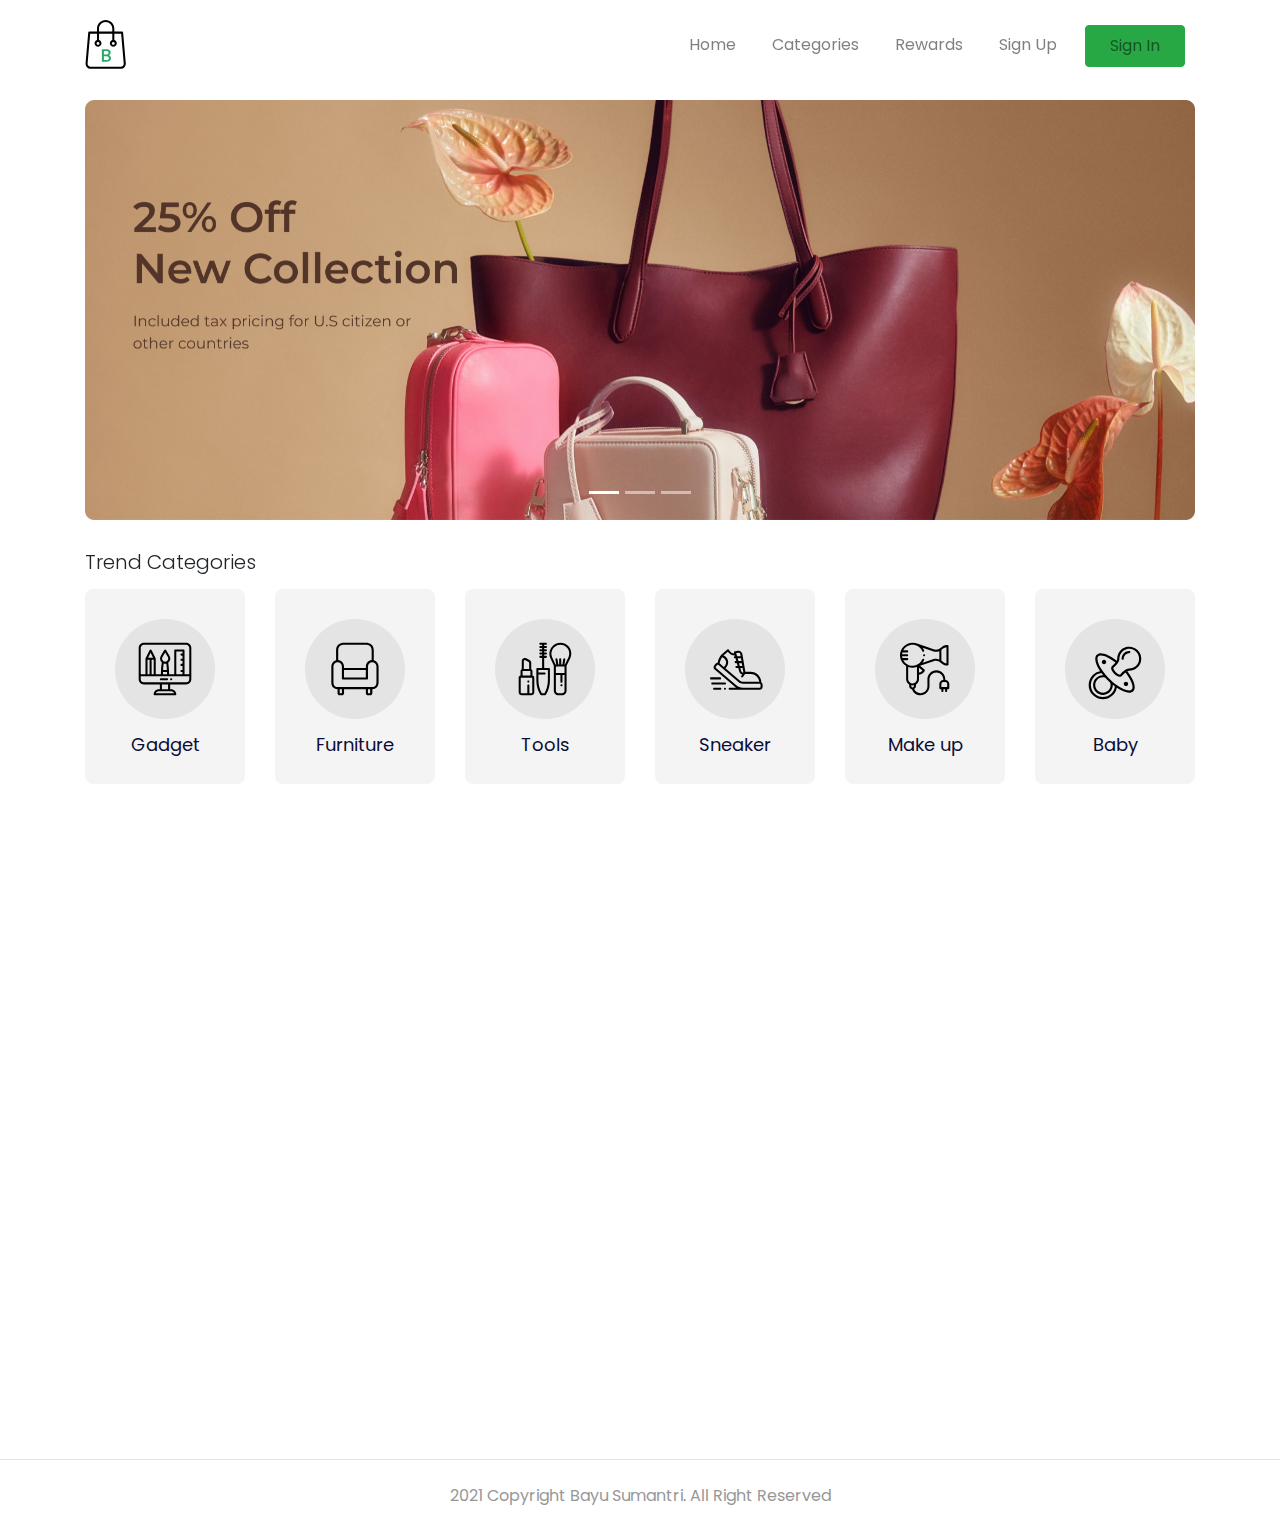
<file: index.html>
<!doctype html>
<html lang="en">
  <head>
    <!-- Required meta tags -->
    <meta charset="utf-8">
    <meta name="viewport" content="width=device-width, initial-scale=1, shrink-to-fit=no">
    <meta name="description" content="">
    <meta name="author" content="">

    <link href="https://unpkg.com/aos@2.3.1/dist/aos.css" rel="stylesheet">
    <link rel="stylesheet" href="style/main.css">

    <title>Toko Online</title>
  </head>
  <body>

    <nav class="navbar navbar-expand-lg navbar-light navbar-store fixed-top navbar-fixed-top" 
    data-aos="fade-down">
        <div class="container">
          <a class="navbar-brand">
            <img src="images/logo.svg" alt="Logo">
          </a>
          <button class="navbar-toggler" type="button" data-toggle="collapse" data-target="#navbarResponsive">
            <span class="navbar-toggler-icon"></span>
          </button>
          <div class="collapse navbar-collapse" id="navbarResponsive">
            <ul class="navbar-nav ml-auto">
                <li class="nav-item ">
                    <a href="index.html" class="nav-link">Home</a>
                    </li>
                    <li class="nav-item ">
                    <a href="categories.html" class="nav-link">Categories</a>
                    </li>
                    <li class="nav-item ">
                    <a href="Reward.html" class="nav-link">Rewards</a>
                    </li>
                    <li class="nav-item ">
                    <a href="Register.html" class="nav-link">Sign Up</a>
                    </li>
                    <li class="nav-item ">
                    <a href="login.html" class="btn btn-success nav-link px-4 text  white ">Sign In</a>
            </ul>
          </div>
        </div>
      </nav>

    <!-- Page Content -->
    <div class="page-content page-home">
        <section class="store-carousel">
            <div class="container">
                <div class="row">
                    <div class="col-lg-12" data-aos="zoom-in">
                        <div id="storeCarousel" class="carousel slide" data-ride="carousel">
                            <ol class="carousel-indicators">
                                <li class="active" data-target="#storeCarousel" data-slide-to="0"></li> 
                                <li data-target="#storeCarousel" data-slide-to="1"></li> 
                                <li data-target="#storeCarousel" data-slide-to="2"></li> 
                            </ol>
                            <div class="carousel-inner">
                                <div class="carousel-item active">
                                    <img src="images/banner.jpg" alt="Carousel image" class="d-block w-100">
                                </div>
                                <div class="carousel-item">
                                    <img src="images/banner.jpg" alt="Carousel image" class="d-block w-100">
                                </div>
                                <div class="carousel-item">
                                    <img src="images/banner.jpg" alt="Carousel image" class="d-block w-100">
                                </div>
                            </div>
                        </div>
                    </div>
                </div>
            </div>
            
        </section>

        <section class="store-trend-categories">
            <div class="container">
                <div class="row">
                    <div class="col-12" data-aos="fade-up">
                        <h5>Trend Categories</h5>
                    </div>
                </div>
                <div class="row">
                    <div class="col-6 col-md-3 col-lg-2" data-aos="fade-up" data-aos-delay="100">
                        <a href="#" class="component-categories d-block">
                            <div class="categories-image">
                                <img src="images/categories-1.svg" alt="" class="w-100">
                            </div>
                            <p class="categories-text">Gadget</p>
                        </a>
                    </div>
                    <div class="col-6 col-md-3 col-lg-2" data-aos="fade-up" data-aos-delay="200">
                        <a href="#" class="component-categories d-block">
                            <div class="categories-image">
                                <img src="images/categories-2.svg" alt="" class="w-100">
                            </div>
                            <p class="categories-text">Furniture</p>
                        </a>
                    </div>
                    <div class="col-6 col-md-3 col-lg-2" data-aos="fade-up" data-aos-delay="300">
                        <a href="#" class="component-categories d-block">
                            <div class="categories-image">
                                <img src="images/categories-3.svg" alt="" class="w-100">
                            </div>
                            <p class="categories-text">Tools</p>
                        </a>
                    </div>
                    <div class="col-6 col-md-3 col-lg-2" data-aos="fade-up" data-aos-delay="400">
                        <a href="#" class="component-categories d-block">
                            <div class="categories-image">
                                <img src="images/categories-4.svg" alt="" class="w-100">
                            </div>
                            <p class="categories-text">Sneaker</p>
                        </a>
                    </div>
                    <div class="col-6 col-md-3 col-lg-2" data-aos="fade-up" data-aos-delay="500">
                        <a href="#" class="component-categories d-block">
                            <div class="categories-image">
                                <img src="images/categories-5.svg" alt="" class="w-100">
                            </div>
                            <p class="categories-text">Make up</p>
                        </a>
                    </div>
                    <div class="col-6 col-md-3 col-lg-2" data-aos="fade-up" data-aos-delay="600">
                        <a href="#" class="component-categories d-block">
                            <div class="categories-image">
                                <img src="images/categories-6.svg" alt="" class="w-100">
                            </div>
                            <p class="categories-text">Baby</p>
                        </a>
                    </div>
                </div>
            </div>
        </section>

        <section class="store-new-products">
            <div class="container">
                <div class="row">
                    <div class="col-12" data-aos="fade-up">
                        <h5>New Products</h5>
                    </div>
                </div>
                <div class="row">
                    <div 
                    class="col-6 col-md-4 col-lg-3" 
                    data-aos="fade-up" 
                    data-aos-delay="100">
                        <a href="detail.html" class="component-products d-block">
                            <div class="products-thumbnail">
                                <div class="products-image" style="background-image: url('images/products-1.jpg');">
                                </div>
                            </div>
                            <div class="products-text">Apple 12 Pro Max</div>
                            <div class="product-price">$1,099</div>
                        </a>
                    </div>
                    <div class="col-6 col-md-4 col-lg-3" data-aos="fade-up" data-aos-delay="200">
                        <a href="detail.html" class="component-products d-block">
                            <div class="products-thumbnail">
                                <div class="products-image" style="background-image: url('images/products-2.jpg');">
                                </div>
                            </div>
                            <div class="products-text">sneakers</div>
                            <div class="product-price">$48,82</div>
                        </a>
                    </div>
                    <div class="col-6 col-md-4 col-lg-3" data-aos="fade-up" data-aos-delay="300">
                        <a href="detail.html" class="component-products d-block">
                            <div class="products-thumbnail">
                                <div class="products-image" style="background-image: url('images/products-3.jpg');">
                                </div>
                            </div>
                            <div class="products-text">Sofa</div>
                            <div class="product-price">$296,67</div>
                        </a>
                    </div>
                    <div class="col-6 col-md-4 col-lg-3" data-aos="fade-up" data-aos-delay="400">
                        <a href="detail.html" class="component-products d-block">
                            <div class="products-thumbnail">
                                <div class="products-image" style="background-image: url('images/products-4.jpg');">
                                </div>
                            </div>
                            <div class="products-text">Parfume</div>
                            <div class="product-price">$254,20</div>
                        </a>
                    </div>
                    <div class="col-6 col-md-4 col-lg-3" data-aos="fade-up" data-aos-delay="500">
                        <a href="detail.html" class="component-products d-block">
                            <div class="products-thumbnail">
                                <div class="products-image" style="background-image: url('images/products-5.jpg');">
                                </div>
                            </div>
                            <div class="products-text">jam</div>
                            <div class="product-price">$45,184</div>
                        </a>
                    </div>
                    <div class="col-6 col-md-4 col-lg-3" data-aos="fade-up" data-aos-delay="600">
                        <a href="detail.html" class="component-products d-block">
                            <div class="products-thumbnail">
                                <div class="products-image" style="background-image: url('images/products-6.jpg');">
                                </div>
                            </div>
                            <div class="products-text">camera</div>
                            <div class="product-price">$262,15</div>
                        </a>
                    </div>
                    <div class="col-6 col-md-4 col-lg-3" data-aos="fade-up" data-aos-delay="700">
                        <a href="detail.html" class="component-products d-block">
                            <div class="products-thumbnail">
                                <div class="products-image" style="background-image: url('images/products-7.jpg');">
                                </div>
                            </div>
                            <div class="products-text">bag</div>
                            <div class="product-price">$3,600</div>
                        </a>
                    </div>
                    <div class="col-6 col-md-4 col-lg-3" data-aos="fade-up" data-aos-delay="800">
                        <a href="detail.html" class="component-products d-block">
                            <div class="products-thumbnail">
                                <div class="products-image" style="background-image: url('images/products-8.jpg');">
                                </div>
                            </div>
                            <div class="products-text">Make Up</div>
                            <div class="product-price">$31,42</div>
                        </a>
                    </div>
                </div>
            </div>
        </section>
    </div>

    <footer>
        <div class="container">
            <div class="row">
                <div class="col-12 text-center">
                    <p class="pt-4 pb-2">
                        2021 Copyright Bayu Sumantri. All Right Reserved
                    </p>
                </div>
            </div>
        </div>
    </footer>


    <!-- Option 1: Bootstrap Bundle with Popper -->
    <script src="libraries/jquery/jquery.slim.min.js"></script>
    <script src="libraries/bootstrap/js/bootstrap.bundle.min.js"></script>
    <script src="https://unpkg.com/aos@2.3.1/dist/aos.js"></script>
    <script>
        AOS.init();
    </script>
    <script src="script/navbar-scroll.js"></script>
  </body>
</html>
</file>
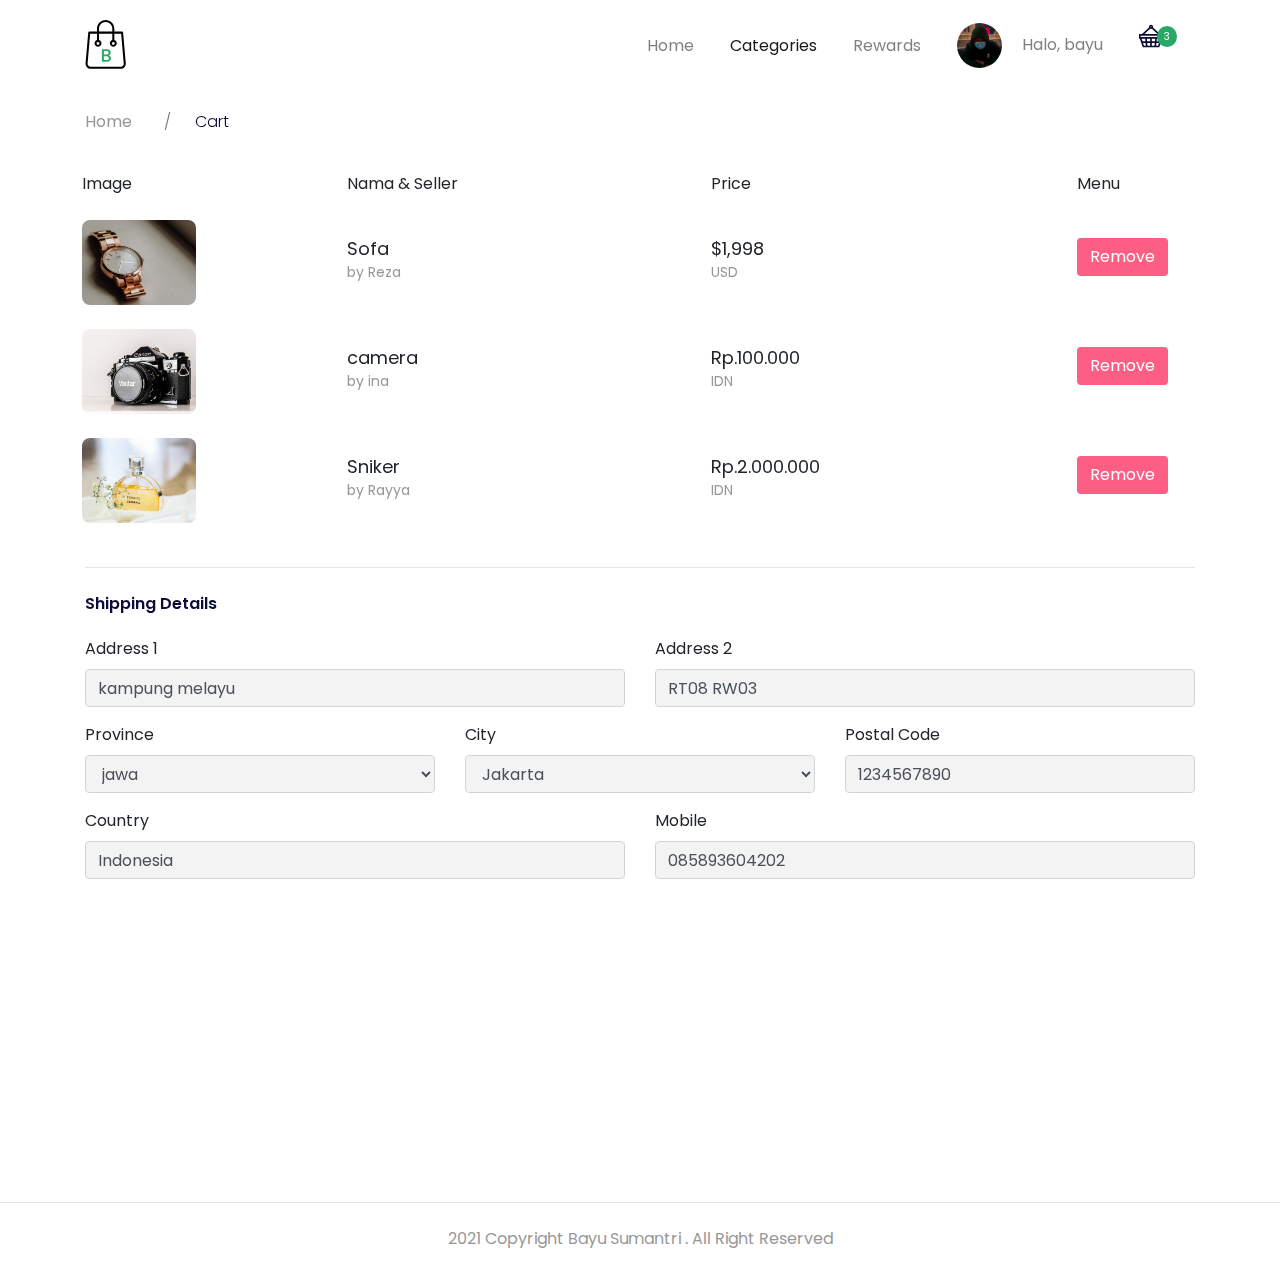
<file: cart.html>
<!doctype html>
<html>
<head>
    <!-- Required meta tags -->
    <meta charset="utf-8">
    <meta name="viewport" content="width=device-width, initial-scale=1, shrink-to-fit=no">
    <meta name="description" content="">
    <meta name="author" content="">

    <link href="https://unpkg.com/aos@2.3.1/dist/aos.css" rel="stylesheet">
    <link rel="stylesheet" href="style/main.css">

    <title>Toko Online</title>
</head>
<body>

    <!--Navbar-->
    <nav class="navbar navbar-expand-lg navbar-light navbar-store fixed-top navbar-fixed-top" data-aos="fade-down">
        <div class="container">
            <a class="navbar-brand">
                <img src="images/logo.svg" alt="Logo">
            </a>
            <button class="navbar-toggler" type="button" data-toggle="collapse" data-target="#navbarResponsive">
                <span class="navbar-toggle-icon"></span>
            </button>
                
            <div class="collapse navbar-collapse" id="navbarResponsive">
                <ul class="navbar-nav ml-auto">
                    <li class="nav-item">
                        <a href="index.html" class="nav-link">Home</a>
                    </li>
                    <li class="nav-item active">
                        <a href="categories.html" class="nav-link">Categories</a>
                    </li>
                    <li class="nav-item">
                        <a href="/Rewards.html" class="nav-link">Rewards</a>
                    </li>
                </ul>

                
                <!-- DESKTOP -->
                <ul class="navbar-nav d-none d-lg-flex">
                    <li class="nav-item dropdown">
                        <a href="#" class="nav-link" id="navbarDropdown" role="button" data-toggle="dropdown">
                            <img src="images/bayu.jpeg" alt="" class="rounded-circle mr-3 profile-picture">
                            Halo, bayu
                        </a>
                        <div class="dropdown-menu">
                            <a href="dashboard.html" class="dropdown-item">Dashboard</a>
                            <a href="dashboard-account.html" class="dropdown-item">Settings</a>
                            <div class="dropdown-divider"></div>
                            <a href="/" class="dropdown-item">Logout</a>
                        </div>
                    </li>
                    <li class="nav-item">
                        <a href="#" class="nav-link d-line-block-mt-2">
                            <img src="images/icon_cart.svg" alt="">
                            <div class="cart-badge">3</div>
                        </a>
                    </li>
                </ul>

                <!-- Mobile Menu -->
                <ul class="navbar-nav d-block d-lg-none">
                    <li class="nav-item">
                        <a href="#" class="nav-link"> HI, bayu</a>
                    </li>
                    <li class="nav-item">
                        <a href="#" class="nav-link d-inline-block">Cart</a>
                    </li>
                </ul>
            </div>
        </div>
    </nav>

    <!-- Page Content -->
    <div class="page-content page-details">
        <section class="store-breadcrumbs" data-aos="fade-down" data-aos-delay="100">
            <div class="container">
                <div class="row">
                    <div class="col-12">
                        <nav>
                            <ol class="breadcrumb">
                                <li class="breadcrumb-item">
                                    <a href="index.html">Home</a>
                                </li>
                                <li class="breadcrumb-item active">
                                    Cart
                                </li>
                            </ol>
                        </nav>
                    </div>
                </div>
            </div>
        </section>


        <section class="store-cart">
            <div class="container">
                <div class="row" data-aos="fade-up" data-aos-delay="100">
                    <div class="col-12 table-responsive">
                        <table class="table table-borderless table-cart">
                            <thead>
                                <tr>
                                    <td>Image</td>
                                    <td>Nama &amp; Seller</td>
                                    <td>Price</td>
                                    <td>Menu</td>
                                </tr>
                            </thead>
                            <tbody>
                                <tr>
                                    <td style="width: 25%;">
                                        <img src="images/product-card-1.png" alt="" class="cart-image">
                                    </td>
                                    <td style="width: 35%;">
                                        <div class="product-title">Sofa </div>
                                        <div class="product-subtitle">by Reza</div>
                                    </td>
                                    <td style="width: 35%;">
                                        <div class="product-title">$1,998</div>
                                        <div class="product-subtitle">USD</div>
                                    </td>
                                    <td style="width: 20%;">
                                       <a href="#" class="btn btn-remove-cart">Remove</a>
                                    </td>
                                </tr>
                                <tr>
                                    <td style="width: 20%;">
                                        <img src="images/product-card-2.png" alt="" class="cart-image">
                                    </td>
                                    <td style="width: 35%;">
                                        <div class="product-title">camera</div>
                                        <div class="product-subtitle">by ina</div>
                                    </td>
                                    <td style="width: 35%;">
                                        <div class="product-title">Rp.100.000</div>
                                        <div class="product-subtitle">IDN</div>
                                    </td>
                                    <td style="width: 20%;">
                                       <a href="#" class="btn btn-remove-cart">Remove</a>
                                    </td>
                                </tr>
                                <tr>
                                    <td style="width: 20%;">
                                        <img src="images/product-card-3.png" alt="" class="cart-image">
                                    </td>
                                    <td style="width: 35%;">
                                        <div class="product-title">Sniker</div>
                                        <div class="product-subtitle">by Rayya</div>
                                    </td>
                                    <td style="width: 35%;">
                                        <div class="product-title">Rp.2.000.000</div>
                                        <div class="product-subtitle">IDN</div>
                                    </td>
                                    <td style="width: 20%;">
                                       <a href="#" class="btn btn-remove-cart">Remove</a>
                                    </td>
                                </tr>
                            </tbody>
                        </table>
                    </div>
                </div>
                <div class="row" data-aos="fade-up" data-aos-delay="150">
                    <div class="col-12">
                        <hr>
                    </div>
                    <div class="col-12">
                        <h2 class="mb-4">Shipping Details</h2>
                    </div>
                </div>
                <div class="row mb-2" data-aos="fade-up" data-aos-delay="200">
                    <div class="col-md-6">
                        <div class="form-group">
                            <label for="addressOne">Address 1</label>
                            <input type="text" class="form-control" id="addressOne" name="addressOne" value="kampung melayu">
                        </div>
                    </div>
                    <div class="col-md-6">
                        <div class="form-group">
                            <label for="addressTwo">Address 2</label>
                            <input type="text" class="form-control" id="addressTwo" name="addressTwo" value="RT08 RW03">
                        </div>
                    </div>
                    <div class="col-md-4">
                        <div class="form-group">
                            <label for="province">Province</label>
                            <select name="province" id="province" class="form-control">
                                <option value="jawa">jawa</option>
                            </select>
                        </div>
                    </div>
                    <div class="col-md-4">
                        <div class="form-group">
                            <label for="city">City</label>
                            <select name="city" id="city" class="form-control">
                                <option value="jakrta">Jakarta</option>
                            </select>
                        </div>
                    </div>
                    <div class="col-md-4">
                        <div class="form-group">
                            <label for="postalCode">Postal Code</label>
                            <input type="text" class="form-control" id="postalCode" value="1234567890">
                        </div>
                    </div>
                    <div class="col-md-6">
                        <div class="form-group">
                            <label for="country">Country</label>
                            <input type="text" class="form-control" id="country" name="country" value="Indonesia">
                        </div>
                    </div>
                    <div class="col-md-6">
                        <div class="form-group">
                            <label for="mobile">Mobile</label>
                            <input type="text" class="form-control" id="mobile" name="mobile" value="085893604202">
                        </div>
                    </div>
                </div>


                <div class="row" data-aos="fade-up" data-aos-delay="150">
                    <div class="col-12">
                        <hr>
                    </div>
                    <div class="col-12">
                        <h2 class="mb-4">Payment Information</h2>
                    </div>
                </div>
                <div class="row" data-aos="fade-up" data-aos-delay="200">
                    <div class="col-4 col-md-2">
                        <div class="product-title">$10</div>
                        <div class="product-subtitle">Country Task</div>
                    </div>
                    <div class="col-4 col-md-3">
                        <div class="product-title">$280</div>
                        <div class="product-subtitle">Product Insurance</div>
                    </div>
                    <div class="col-4 col-md-2">
                        <div class="product-title">$580</div>
                        <div class="product-subtitle">Ship to Jakarta</div>
                    </div>
                    <div class="col-4 col-md-2">
                        <div class="product-title text-success">$392,409</div>
                        <div class="product-subtitle">Total</div>
                    </div>
                    <div class="col-8 col-md-3">
                        <a href="success.html" class="btn btn-success mt-4 px-4 btn-block">Checkout Now</a>
                    </div>
                </div>
            </div>
        </section>


    </div>

    <footer>
        <div class="container">
            <div class="row">
                <div class="col-12 text-center">
                    <p class="pt-4 pb-2">
                        2021 Copyright Bayu Sumantri . All Right Reserved
                    </p>
                </div>
            </div>
        </div>
    </footer>


    <!-- Option 1: Bootstrap Bundle with Popper -->
    <script src="libraries/jquery/jquery.slim.min.js"></script>
    <script src="libraries/bootstrap/js/bootstrap.bundle.min.js"></script>
    <script src="https://unpkg.com/aos@2.3.1/dist/aos.js"></script>
    <script>
        AOS.init();
    </script>
    <script src="script/navbar-scroll.js"></script>
</body>
</html>
</file>
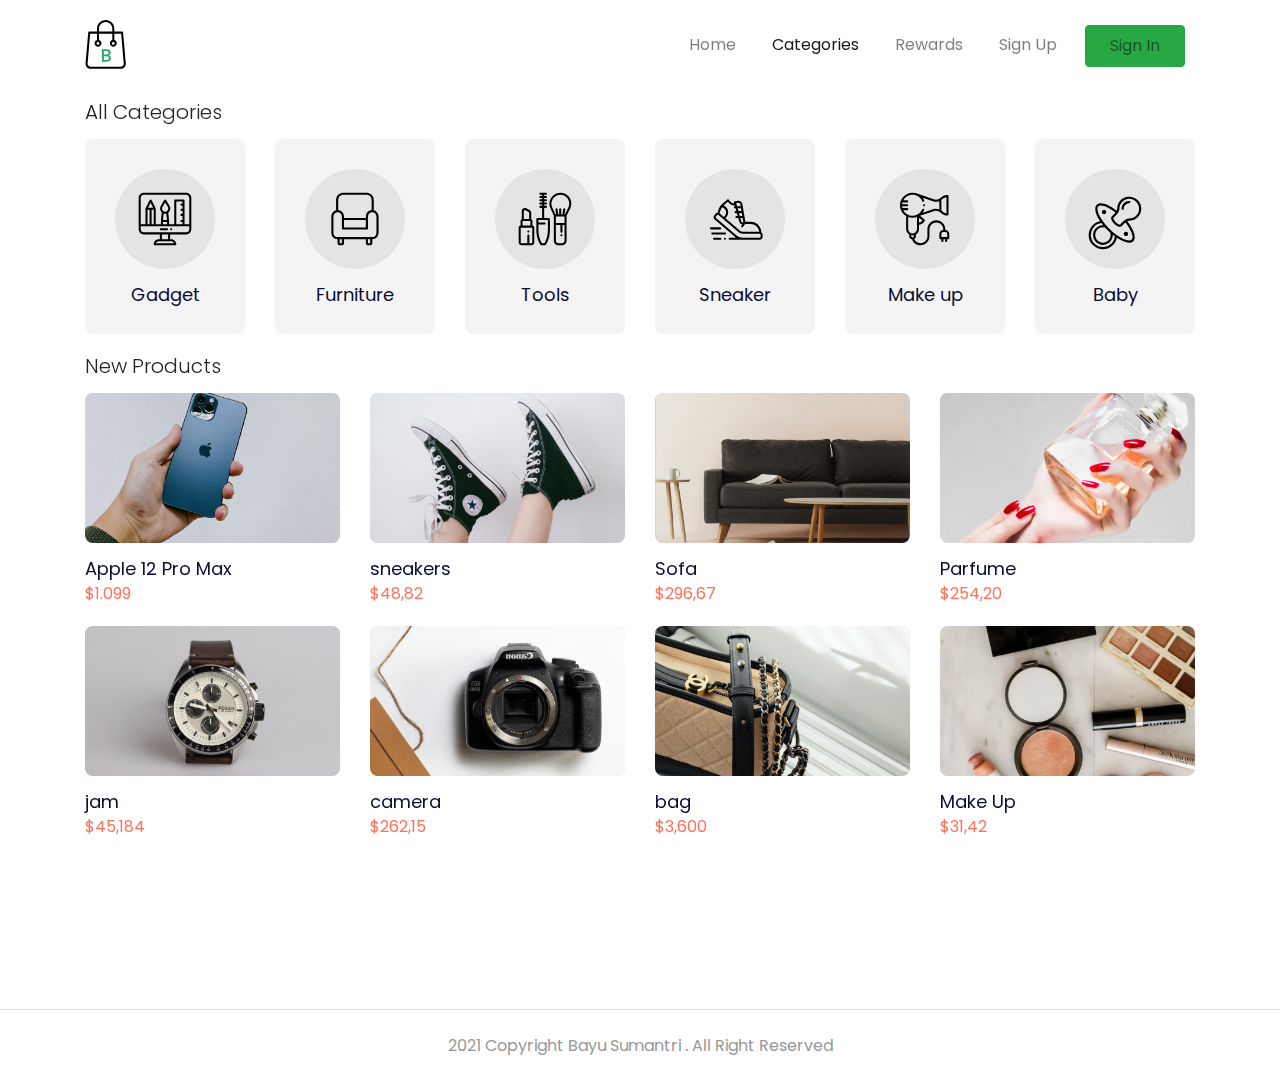
<file: categories.html>
<!doctype html>
<html>
  <head>
    <!-- Required meta tags -->
    <meta charset="utf-8">
    <meta name="viewport" content="width=device-width, initial-scale=1, shrink-to-fit=no">
    <meta name="description" content="">
    <meta name="author" content="">

    <link href="https://unpkg.com/aos@2.3.1/dist/aos.css" rel="stylesheet">
    <link rel="stylesheet" href="style/main.css">

    <title>Toko Online</title>
  </head>
  <body>

    <nav class="navbar navbar-expand-lg navbar-light navbar-store fixed-top navbar-fixed-top" 
    data-aos="fade-down">
        <div class="container">
          <a class="navbar-brand">
            <img src="images/logo.svg" alt="Logo">
          </a>
          <button class="navbar-toggler" type="button" data-toggle="collapse" data-target="#navbarResponsive">
            <span class="navbar-toggler-icon"></span>
          </button>
          <div class="collapse navbar-collapse" id="navbarResponsive">
            <ul class="navbar-nav ml-auto">
                <li class="nav-item ">
                    <a href="index.html" class="nav-link">Home</a>
                    </li>
                    <li class="nav-item active">
                    <a href="categories.html" class="nav-link">Categories</a>
                    </li>
                    <li class="nav-item ">
                    <a href="Reward.html" class="nav-link">Rewards</a>
                    </li>
                    <li class="nav-item ">
                    <a href="Register.html" class="nav-link">Sign Up</a>
                    </li>
                    <li class="nav-item ">
                    <a href="login.html" class="btn btn-success nav-link px-4 text  white ">Sign In</a>
            </ul>
          </div>
        </div>
      </nav>

    <!-- Page Content -->
    <div class="page-content page-home">
        <section class="store-trend-categories">
            <div class="container">
                <div class="row">
                    <div class="col-12" data-aos="fade-up">
                        <h5>All Categories</h5>
                    </div>
                </div>
                <div class="row">
                    <div class="col-6 col-md-3 col-lg-2" data-aos="fade-up" data-aos-delay="100">
                        <a href="#" class="component-categories d-block">
                            <div class="categories-image">
                                <img src="images/categories-1.svg" alt="" class="w-100">
                            </div>
                            <p class="categories-text">Gadget</p>
                        </a>
                    </div>
                    <div class="col-6 col-md-3 col-lg-2" data-aos="fade-up" data-aos-delay="200">
                        <a href="#" class="component-categories d-block">
                            <div class="categories-image">
                                <img src="images/categories-2.svg" alt="" class="w-100">
                            </div>
                            <p class="categories-text">Furniture</p>
                        </a>
                    </div>
                    <div class="col-6 col-md-3 col-lg-2" data-aos="fade-up" data-aos-delay="300">
                        <a href="#" class="component-categories d-block">
                            <div class="categories-image">
                                <img src="images/categories-3.svg" alt="" class="w-100">
                            </div>
                            <p class="categories-text">Tools</p>
                        </a>
                    </div>
                    <div class="col-6 col-md-3 col-lg-2" data-aos="fade-up" data-aos-delay="400">
                        <a href="#" class="component-categories d-block">
                            <div class="categories-image">
                                <img src="images/categories-4.svg" alt="" class="w-100">
                            </div>
                            <p class="categories-text">Sneaker</p>
                        </a>
                    </div>
                    <div class="col-6 col-md-3 col-lg-2" data-aos="fade-up" data-aos-delay="500">
                        <a href="#" class="component-categories d-block">
                            <div class="categories-image">
                                <img src="images/categories-5.svg" alt="" class="w-100">
                            </div>
                            <p class="categories-text">Make up</p>
                        </a>
                    </div>
                    <div class="col-6 col-md-3 col-lg-2" data-aos="fade-up" data-aos-delay="600">
                        <a href="#" class="component-categories d-block">
                            <div class="categories-image">
                                <img src="images/categories-6.svg" alt="" class="w-100">
                            </div>
                            <p class="categories-text">Baby</p>
                        </a>
                    </div>
                </div>
            </div>
        </section>

        <section class="store-new-products">
            <div class="container">
                <div class="row">
                    <div class="col-12" data-aos="fade-up">
                        <h5>New Products</h5>
                    </div>
                </div>
                <div class="row">
                    <div 
                    class="col-6 col-md-4 col-lg-3" 
                    data-aos="fade-up" 
                    data-aos-delay="100">
                        <a href="detail.html" class="component-products d-block">
                            <div class="products-thumbnail">
                                <div class="products-image" style="background-image: url('images/products-1.jpg');">
                                </div>
                            </div>
                            <div class="products-text">Apple 12 Pro Max</div>
                            <div class="product-price">$1.099</div>
                        </a>
                    </div>
                    <div class="col-6 col-md-4 col-lg-3" data-aos="fade-up" data-aos-delay="200">
                        <a href="detail.html" class="component-products d-block">
                            <div class="products-thumbnail">
                                <div class="products-image" style="background-image: url('images/products-2.jpg');">
                                </div>
                            </div>
                            <div class="products-text">sneakers</div>
                            <div class="product-price">$48,82</div>
                        </a>
                    </div>
                    <div class="col-6 col-md-4 col-lg-3" data-aos="fade-up" data-aos-delay="300">
                        <a href="detail.html" class="component-products d-block">
                            <div class="products-thumbnail">
                                <div class="products-image" style="background-image: url('images/products-3.jpg');">
                                </div>
                            </div>
                            <div class="products-text">Sofa</div>
                            <div class="product-price">$296,67</div>
                        </a>
                    </div>
                    <div class="col-6 col-md-4 col-lg-3" data-aos="fade-up" data-aos-delay="400">
                        <a href="detail.html" class="component-products d-block">
                            <div class="products-thumbnail">
                                <div class="products-image" style="background-image: url('images/products-4.jpg');">
                                </div>
                            </div>
                            <div class="products-text">Parfume</div>
                            <div class="product-price">$254,20</div>
                        </a>
                    </div>
                    <div class="col-6 col-md-4 col-lg-3" data-aos="fade-up" data-aos-delay="500">
                        <a href="detail.html" class="component-products d-block">
                            <div class="products-thumbnail">
                                <div class="products-image" style="background-image: url('images/products-5.jpg');">
                                </div>
                            </div>
                            <div class="products-text">jam</div>
                            <div class="product-price">$45,184</div>
                        </a>
                    </div>
                    <div class="col-6 col-md-4 col-lg-3" data-aos="fade-up" data-aos-delay="600">
                        <a href="detail.html" class="component-products d-block">
                            <div class="products-thumbnail">
                                <div class="products-image" style="background-image: url('images/products-6.jpg');">
                                </div>
                            </div>
                            <div class="products-text">camera</div>
                            <div class="product-price">$262,15</div>
                        </a>
                    </div>
                    <div class="col-6 col-md-4 col-lg-3" data-aos="fade-up" data-aos-delay="700">
                        <a href="detail.html" class="component-products d-block">
                            <div class="products-thumbnail">
                                <div class="products-image" style="background-image: url('images/products-7.jpg');">
                                </div>
                            </div>
                            <div class="products-text">bag</div>
                            <div class="product-price">$3,600</div>
                        </a>
                    </div>
                    <div class="col-6 col-md-4 col-lg-3" data-aos="fade-up" data-aos-delay="800">
                        <a href="detail.html" class="component-products d-block">
                            <div class="products-thumbnail">
                                <div class="products-image" style="background-image: url('images/products-8.jpg');">
                                </div>
                            </div>
                            <div class="products-text">Make Up</div>
                            <div class="product-price">$31,42</div>
                        </a>
                    </div>
                </div>
            </div>
        </section>
    </div>

    <footer>
        <div class="container">
            <div class="row">
                <div class="col-12 text-center">
                    <p class="pt-4 pb-2">
                        2021 Copyright Bayu Sumantri . All Right Reserved
                    </p>
                </div>
            </div>
        </div>
    </footer>


    <!-- Option 1: Bootstrap Bundle with Popper -->
    <script src="/libraries/jquery/jquery.slim.min.js"></script>
    <script src="/libraries/bootstrap/js/bootstrap.bundle.min.js"></script>
    <script src="https://unpkg.com/aos@2.3.1/dist/aos.js"></script>
    <script>
        AOS.init();
    </script>
    <script src="/script/navbar-scroll.js"></script>
  </body>
</html>
</file>
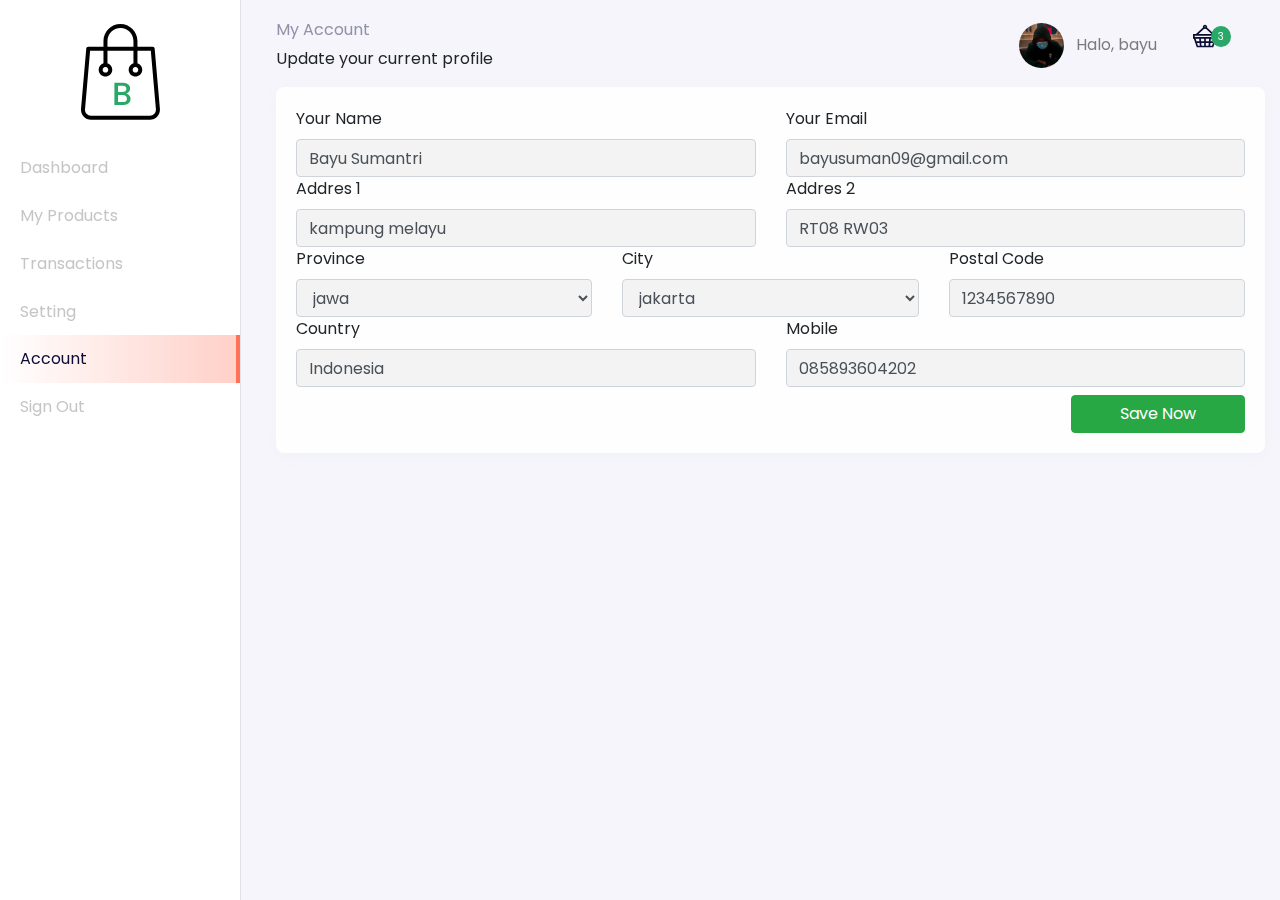
<file: dashboard-account.html>
<!doctype html>
<html lang="en">
  <head>
    <!-- Required meta tags -->
    <meta charset="utf-8">
    <meta name="viewport" content="width=device-width, initial-scale=1, shrink-to-fit=no">
    <meta name="description" content="">
    <meta name="author" content="">

    <link href="https://unpkg.com/aos@2.3.1/dist/aos.css" rel="stylesheet">
    <link rel="stylesheet" href="style/main.css">

    <title>Toko Online</title>
  </head>
  <body>
      <div class="page-dashboard">
          <div class="d-flex" id="wrapper" data-aos="fade-right">
              <div class="border-right" id="sidebar-wrapper">
                  <div class="sidebar-heading text-center">
                      <img src="images/dashboard-store-logo.svg" alt="" class="my-4">
                  </div> 
                  <div class="list-group list-group-flush">
                    <a href="dashboard.html" class="list-group-item list-group-action ">Dashboard</a>
                    <a href="dashboard-product.html" class="list-group-item list-group-action">My Products</a>
                    <a href="dashboard-transactions.html" class="list-group-item list-group-action ">Transactions</a>
                    <a href="dashboard-settings.html" class="list-group-item list-group-action ">Setting</a>
                    <a href="dashboard-account.html" class="list-group-item list-group-action active">Account</a>
                    <a href="index.html" class="list-group-item list-group-action">Sign Out</a>
                  </div>
              </div>

              <div id="page-content-wrapper">
                <nav class="navbar navbar-expand-lg navbar-light navbar-store fixed-top navbar-fixed-top" data-aos="fade-down">
                  <div class="container-fluid">
                    <button class="btn btn-secondary d-md-none mr-auto mr-2" id="menu-toggle">&laquo; Menu</button>
                      <button class="navbar-toggler" type="button" data-toggle="collapse" data-target="#navbarSupportedContent">
                          <span class="navbar-toggle-icon"></span>
                      </button>
                      
                      
                      <!-- DESKTOP -->   
                      <div class="collapse navbar-collapse" id="navbarSupportedContent">
                          <ul class="navbar-nav d-none d-lg-flex ml-auto">
                              <li class="nav-item dropdown">
                                  <a href="#" class="nav-link" id="navbarDropdown" role="button" data-toggle="dropdown">
                                      <img src="images/bayu.jpeg" alt="" class="rounded-circle mr-2 profile-picture">
                                      Halo, bayu
                                  </a>
                                  <div class="dropdown-menu">
                                      <a href="dashboard.html" class="dropdown-item">Dashboard</a>
                                      <a href="dashboard-account.html" class="dropdown-item">Settings</a>
                                      <div class="dropdown-divider"></div>
                                      <a href="/" class="dropdown-item">Logout</a>
                                  </div>
                              </li>
                              <li class="nav-item">
                                  <a href="#" class="nav-link d-line-block-mt-2">
                                      <img src="images/icon_cart.svg" alt="">
                                      <div class="cart-badge">3</div>
                                  </a>
                              </li>
                          </ul>
          
                          <!-- Mobile Menu -->
                          <ul class="navbar-nav d-block d-lg-none">
                              <li class="nav-item">
                                  <a href="#" class="nav-link"> HI, bayu</a>
                              </li>
                              <li class="nav-item">
                                  <a href="#" class="nav-link d-inline-block">Cart</a>
                              </li>
                          </ul>
                      </div>
                  </div>
              </nav>


             <!-- Section Content -->
           <div class="section-content section-dashboard-home" data-aos="fade-up">
            <div class="container-fluid">
                <div class="dashboard-heading">
                    <h2 class="dashboard-title">My Account</h2>
                    <p class="dashboard-subtitle">Update your current profile</p>
                </div>
               <div class="dashboard-content">
                   <div class="row">
                       <div class="col-12">
                           <form action="">
                               <div class="card">
                                   <div class="card-body">
                                     <div class="row mb-2">
                                         <div class="col-md-6">
                                             <div class="from-group">
                                                 <label for="name">Your Name</label>
                                                 <input type="text" class="form-control" id="name" name="name" Value="Bayu Sumantri">
                                             </div>
                                         </div>
                                         <div class="col-md-6">
                                             <div class="from-group">
                                                 <label for="email">Your Email</label>
                                                 <input type="text" class="form-control" id="email" name="email" Value="bayusuman09@gmail.com">
                                             </div>
                                         </div>
                                         <div class="col-md-6">
                                             <div class="from-group">
                                                 <label for="addresOne">Addres 1</label>
                                                 <input type="text" class="form-control" id="addresOne" name="addresOne" Value="kampung melayu">
                                             </div>
                                         </div>
                                         <div class="col-md-6">
                                             <div class="from-group">
                                                 <label for="addresTwo">Addres 2</label>
                                                 <input type="text" class="form-control" id="addresTwo" name="addresTwo" Value="RT08 RW03">
                                             </div>
                                         </div>
                                         <div class="col-md-4">
                                             <div class="from-group">
                                                 <label for="province">Province</label>
                                                 <select name="province" id="province" class="form-control">
                                                     <option value="jawa">jawa</option>
                                                 </select>
                                             </div>
                                             </div>
                                             <div class="col-md-4">
                                                 <div class="from-group">
                                                     <label for="city">City</label>
                                                     <select name="city" id="city" class="form-control">
                                                         <option value="jakarta">jakarta</option>
                                                     </select>
                                                 </div>
                                                 </div>
                                                 <div class="col-md-4">
                                                     <div class="from-group">
                                                         <label for="postalCode">Postal Code</label>
                                                         <input type="text" class="form-control" id="postalCode" name="postalCode" value="1234567890">
                                                     </div>
                                             </div>
                                         
                     
                                         <div class="col-md-6">
                                             <div class="from-group">
                                                 <label for="country">Country</label>
                                                 <input type="text" class="form-control" id="country" name="country" Value="Indonesia">
                                             </div>
                                         </div>
                                         <div class="col-md-6">
                                             <div class="from-group">
                                                 <label for="mobile">Mobile</label>
                                                 <input type="text" class="form-control" id="mobile" name="mobile" Value="085893604202">
                                             </div>
                                         </div>
                                     </div>

                                       <div class="row">
                                           <div class="col text-right">
                                               <button type="submit" class="btn btn-success px-5">Save Now</button>
                                           </div>
                                       </div>
                                   </div>
                               </div>
                           </form>
                       </div>
                   </div>
               </div>
            </div>
        </div>
      </div>
 </div>
</div>

  <!-- Bootsrap core JavaScript-->
  <script src="/libraries/jquery/jquery.slim.min.js"></script>
  <script src="/libraries/bootstrap/js/bootstrap.bundle.min.js"></script>
  <script src="https://unpkg.com/aos@2.3.1/dist/aos.js"></script>
  <script>
      AOS.init();
</script>
<script>
    $("#menu-toggle").click(function (e){
        e.preventDefault();
        $("wrapper").toggleClass("toggled");
    });
</script>
</body>
</html>
</file>
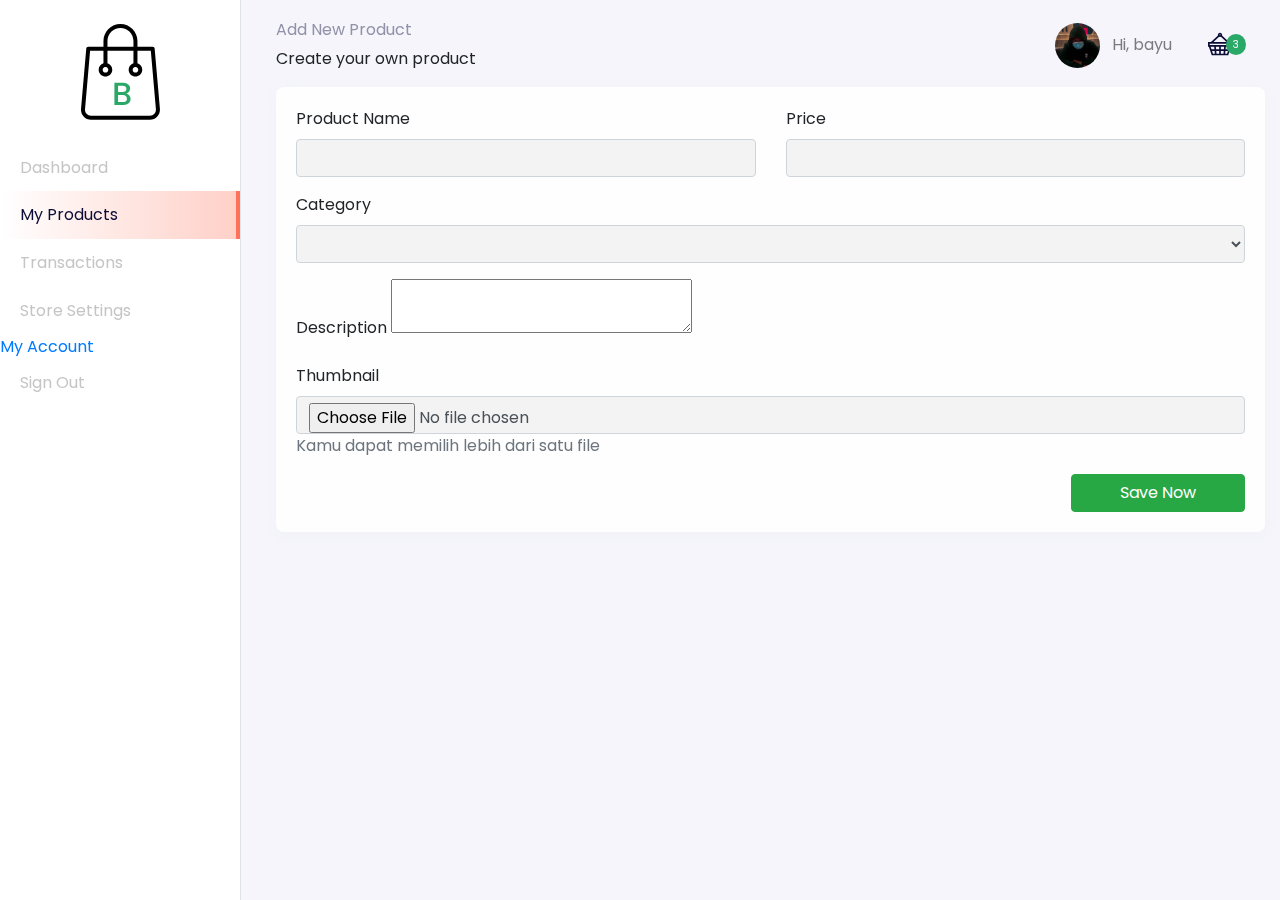
<file: dashboard-product-create.html>
<!DOCTYPE html>
<html lang="en">
<head>
  <meta charset="utf-8" />
<meta
name="viewport"
content="width=device-width, initial-scale=1, shrink-to-fit=no"
/>
<meta name="description" content="" />
<meta name="author" content="" />
<title>Toko Online</title>
<link href="https://unpkg.com/aos@2.3.1/dist/aos.css" rel="stylesheet" />
<link href="style/main.css" rel="stylesheet" />
</head>
<body>
<div class="page-dashboard">
<div class="d-flex" id="wrapper" data-aos="fade-right">
<!-- Sidebar -->
<div class="border-right" id="sidebar-wrapper">
<div class="sidebar-heading text-center">
<img src="/images/dashboard-store-logo.svg" alt="" class="my-4" />
</div>
<div class="list-group list-group-flush">
<a
href="/dashboard.html"
class="list-group-item list-group-item-action"
>Dashboard</a
>
<a
href="/dashboard-products.html"
class="list-group-item list-group-item-action active"
>My Products</a
>
<a
href="/dashboard-transactions.html"
class="list-group-item list-group-item-action"
>Transactions</a
>
<a
href="/dashboard-settings.html"
class="list-group-item list-group-item-action "
>Store Settings</a
>
<a
href="/dashboard-account.html
class="list-group-item list-group-item-action">My Account</a>
<a href="/index.html" class="list-group-item list-group-item-action"
>Sign Out</a
>
</div>
</div>
<!-- Page Content -->
<div id="page-content-wrapper">
<nav
class="navbar navbar-store navbar-expand-lg navbar-light fixed-top"
data-aos="fade-down"
>
<button
class="btn btn-secondary d-md-none mr-auto mr-2"
id="menu-toggle"
>
&laquo; Menu
</button>
<button
class="navbar-toggler"
type="button"
data-toggle="collapse"
data-target="#navbarSupportedContent"
aria-controls="navbarSupportedContent"
aria-expanded="false"
aria-label="Toggle navigation"
>
<span class="navbar-toggler-icon"></span>
</button>
<div class="collapse navbar-collapse" id="navbarSupportedContent">
<ul class="navbar-nav ml-auto d-none d-lg-flex">
<li class="nav-item dropdown">
<a
class="nav-link"
href="#"
id="navbarDropdown"
role="button"
data-toggle="dropdown"
aria-haspopup="true"
aria-expanded="false"
>
<img
src="/images/bayu.jpeg"
alt=""
class="rounded-circle mr-2 profile-picture"
/>
Hi, bayu
</a>
<div class="dropdown-menu" aria-labelledby="navbarDropdown">
<a class="dropdown-item" href="/index.html"
>Back to Store</a
>
<a class="dropdown-item" href="/dashboard-account.html"
>Settings</a
>
<div class="dropdown-divider"></div>
<a class="dropdown-item" href="/">Logout</a>
</div>
</li>
<li class="nav-item">
<a class="nav-link d-inline-block mt-2" href="#">
<img src="/images/icon_cart.svg" alt="" />
<div class="cart-badge">3</div>
</a>
</li>
</ul>
<!-- Mobile Menu -->
<ul class="navbar-nav d-block d-lg-none mt-3">
<li class="nav-item">
<a class="nav-link" href="#"> Hi, bayu </a>
</li>
<li class="nav-item">
<a class="nav-link d-inline-block" href="#"> Cart </a>
</li>
</ul>
</div>
</nav>
<!-- Section Content -->
<div
class="section-content section-dashboard-home"
data-aos="fade-up"
>
<div class="container-fluid">
  <div class="dashboard-heading">
    <h2 class="dashboard-title">Add New Product</h2>
    <p class="dashboard-subtitle">Create your own product</p>
    </div>
    <div class="dashboard-content">
    <div class="row">
    <div class="col-12">
    <form action="">
    <div class="card">
    <div class="card-body">
    <div class="row">
    <div class="col-md-6">
    <div class="form-group" v-if="is_store_open">
    <label>Product Name</label>
    <input type="text" class="form-control" />
    </div>
    </div>
    <div class="col-md-6">
    <div class="form-group" v-if="is_store_open">
    <label>Price</label>
    <input type="number" class="form-control" />
    </div>
    </div>
    <div class="col-md-12">
    <div class="form-group">
    <label>Category</label>
    <select name="category" class="form-control">
    <option value="" disabled>
    Select Category
    </option>
    </select>
    </div>
    </div>
    <div class="col-md-12">
    <div class="form-group" v-if="is_store_open">
    <label>Description</label>
    <textarea name="editor" id=""></textarea>
    </div>
    </div>
    <div class="col-md-12">
    <div class="form-group" v-if="is_store_open">
    <label>Thumbnail</label>
    <input type="file" class="form-control" />
    <p class="text-muted">
    Kamu dapat memilih lebih dari satu file
  </p>
</div>
</div>
</div>
<div class="row">
<div class="col text-right">
<button type="submit" class="btn btn-success px-5">
Save Now
</button>
</div>
</div>
</div>
</div>
</div>
</form>
</div>
</div>
</div>
</div>
</div>
</div>
<!-- /#page-content-wrapper -->
</div>
</div>
<!-- Bootstrap JavaScript -->
<script src="/libraries/jquery/jquery.slim.min.js"></script>
<script src="/libraries/bootstrap/js/bootstrap.bundle.min.js"></script>
<script src="https://unpkg.com/aos@2.3.1/dist/aos.js"></script>
<script>
AOS.init();
</script>
<script>
$("#menu-toggle").click(function (e) {
e.preventDefault();
$("#wrapper").toggleClass("toggled");
});
</script>
<script src="https://cdn.ckeditor.com/4.16.0/standard/ckeditor.js"></script>
<script>
CKEDITOR.replace( 'editor' );
</script>
</body>
</html>
</file>
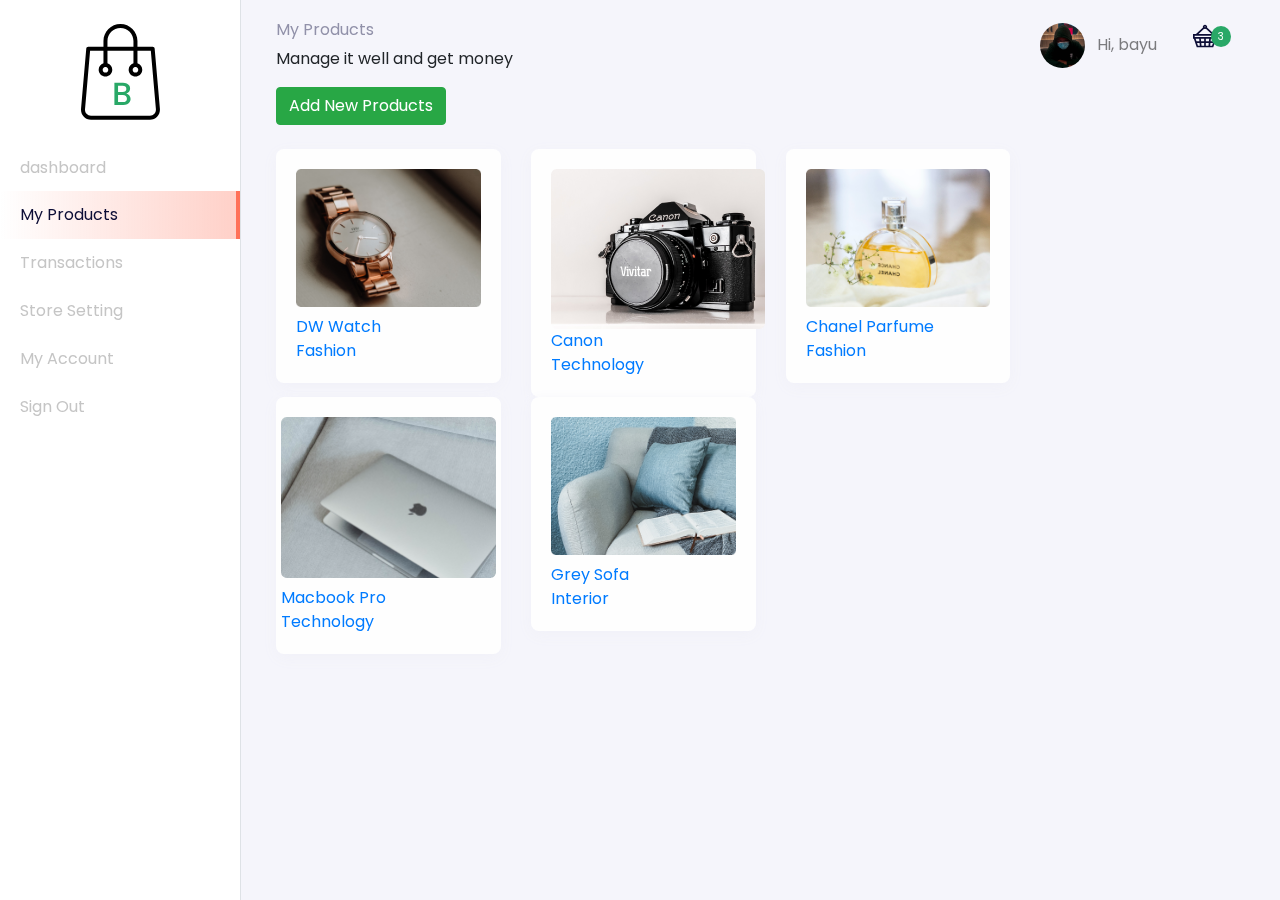
<file: dashboard-product.html>
<!doctype html>
<html lang="en">
  <head>
    <!-- Required meta tags -->
    <meta charset="utf-8">
    <meta name="viewport" content="width=device-width, initial-scale=1, shrink-to-fit=no">
    <meta name="description" content="">
    <meta name="author" content="">

    <link href="https://unpkg.com/aos@2.3.1/dist/aos.css" rel="stylesheet">
    <link rel="stylesheet" href="style/main.css">

    <title>Toko Online</title>
  </head>
  <body>
      <div class="page-dashboard">
          <div class="d-flex" id="wrapper" data-aos="fade-right">
              <div class="border-right" id="sidebar-wrapper">
                  <div class="sidebar-heading text-center">
                      <img src="images/dashboard-store-logo.svg" alt="" class="my-4">
                  </div> 
                  <div class="list-group list-group-flush">
                    <a href="dashboard.html" class="list-group-item list-group-action ">dashboard</a>
                    <a href="dashboard-product.html" class="list-group-item list-group-action active">My Products</a>
                    <a href="dashboard-transactions.html" class="list-group-item list-group-action">Transactions</a>
                    <a href="dashboard-settings.html" class="list-group-item list-group-action">Store Setting</a>
                    <a href="dashboard-account.html" class="list-group-item list-group-action">My Account</a>
                    <a href="index.html" class="list-group-item list-group-action">Sign Out</a>
                  </div>
              </div>

              <div id="page-content-wrapper">
                <nav class="navbar navbar-expand-lg navbar-light navbar-store fixed-top navbar-fixed-top" data-aos="fade-down">
                  <div class="container-fluid">
                    <button class="btn btn-secondary d-md-none mr-auto mr-2" id="menu-toggle">&laquo; Menu</button>
                      <button class="navbar-toggler" type="button" data-toggle="collapse" data-target="#navbarSupportedContent">
                          <span class="navbar-toggle-icon"></span>
                      </button>
                      
                      
                      <!-- DESKTOP -->   
                      <div class="collapse navbar-collapse" id="navbarSupportedContent">
                          <ul class="navbar-nav d-none d-lg-flex ml-auto">
                              <li class="nav-item dropdown">
                                  <a href="#" class="nav-link" id="navbarDropdown" role="button" data-toggle="dropdown">
                                    <img src="images/bayu.jpeg" alt="" class="rounded-circle mr-2 profile-picture">
                                    Hi, bayu
                                  </a>
                                  <div class="dropdown-menu">
                                      <a href="dashboard.html" class="dropdown-item">Dashboard</a>
                                      <a href="dashboard-account.html" class="dropdown-item">Settings</a>
                                      <div class="dropdown-divider"></div>
                                      <a href="/" class="dropdown-item">Logout</a>
                                  </div>
                              </li>
                              <li class="nav-item">
                                  <a href="#" class="nav-link d-line-block-mt-2">
                                      <img src="images/icon_cart.svg" alt="">
                                      <div class="cart-badge">3</div>
                                  </a>
                              </li>
                          </ul>
          
                          <!-- Mobile Menu -->
                          <ul class="navbar-nav d-block d-lg-none">
                              <li class="nav-item">
                                  <a href="#" class="nav-link"> HI, bayu</a>
                              </li>
                              <li class="nav-item">
                                  <a href="#" class="nav-link d-inline-block">Cart</a>
                              </li>
                          </ul>
                      </div>
                  </div>
              </nav>


              <!-- Section Content -->
              <div
              class="section-content section-dashboard-home"
              data-aos="fade-up"
            >
              <div class="container-fluid">
                <div class="dashboard-heading">
                  <h2 class="dashboard-title">My Products</h2>
                  <p class="dashboard-subtitle">Manage it well and get money</p>
                </div>
                <div class="dashboard-content">
                  <div class="row">
                    <div class="col-md-12">
                      <a
                        href="/dashboard-products-create.html"
                        class="btn btn-success"
                      >
                        Add New Products
                      </a>
                    </div>
                  </div>
                  <div class="row mt-4">
                    <div class="col-12 col-sm-6 col-md-4 col-lg-3">
                      <a
                        href="/dashboard-products-details.html"
                        class="card card-dashboard-product d-block"
                      >
                        <div class="card-body">
                          <img
                            src="/images/product-card-1.png"
                            alt=""
                            class="w-100 mb-2"
                          />
                          <div class="product-title">DW Watch</div>
                          <div class="product-category">Fashion</div>
                        </div>
                      </a>
                    </div>
                    <div class="col-12 col-sm-6 col-md-4 col-lg-3">
                      <a
                        href="/dashboard-products-details.html"
                        class="card card-dashboard-product d-block"
                      >
                        <div class="card-body">
                          <img src="/images/product-card-2.png" alt="" />
                          <div class="product-title">Canon</div>
                          <div class="product-category">Technology</div>
                        </div>
                      </a>
                    </div>
                    <div class="col-12 col-sm-6 col-md-4 col-lg-3">
                      <a
                        href="/dashboard-products-details.html"
                        class="card card-dashboard-product d-block"
                      >
                        <div class="card-body">
                          <img
                            src="/images/product-card-3.png"
                            alt=""
                            class="w-100 mb-2"
                          />
                          <div class="product-title">Chanel Parfume</div>
                          <div class="product-category">Fashion</div>
                        </div>
                      </a>
                    </div>
                  </div>
                  <div class="row">
                      <div class="col-12 col-sm-6 col-md-4 col-lg-3">
                          <a
                            href="/dashboard-products-details.html"
                            class="card card-dashboard-product d-block"
                          >
                            <div class="row">
                              <div class="card-body">
                                <img
                                  src="/images/product-card-4.png"
                                  alt=""
                                  class="w-100 mb-2"
                                />
                                <div class="product-title">Macbook Pro</div>
                                <div class="product-category">Technology</div>
                              </div>
                            </div>
                          </a>
                        </div>
                        <div class="col-12 col-sm-6 col-md-4 col-lg-3">
                          <a
                            href="/dashboard-products-details.html"
                            class="card card-dashboard-product d-block"
                          >
                            <div class="card-body">
                              <img
                                src="/images/product-card-5.png"
                                alt=""
                                class="w-100 mb-2"
                              />
                              <div class="product-title">Grey Sofa</div>
                              <div class="product-category">Interior</div>
                            </div>
                          </a>
                        </div>
                  </div>
                </div>
              </div>
            </div>
          </div>
          <!-- /#page-content-wrapper -->
        </div>
      </div>

  <!-- Bootsrap core JavaScript-->
  <script src="/libraries/jquery/jquery.slim.min.js"></script>
  <script src="/libraries/bootstrap/js/bootstrap.bundle.min.js"></script>
  <script src="https://unpkg.com/aos@2.3.1/dist/aos.js"></script>
  <script>
      AOS.init();
</script>
<script>
    $("#menu-toggle").click(function (e){
        e.preventDefault();
        $("wrapper").toggleClass("toggled");
    });
</script>
</body>
</html>
</file>
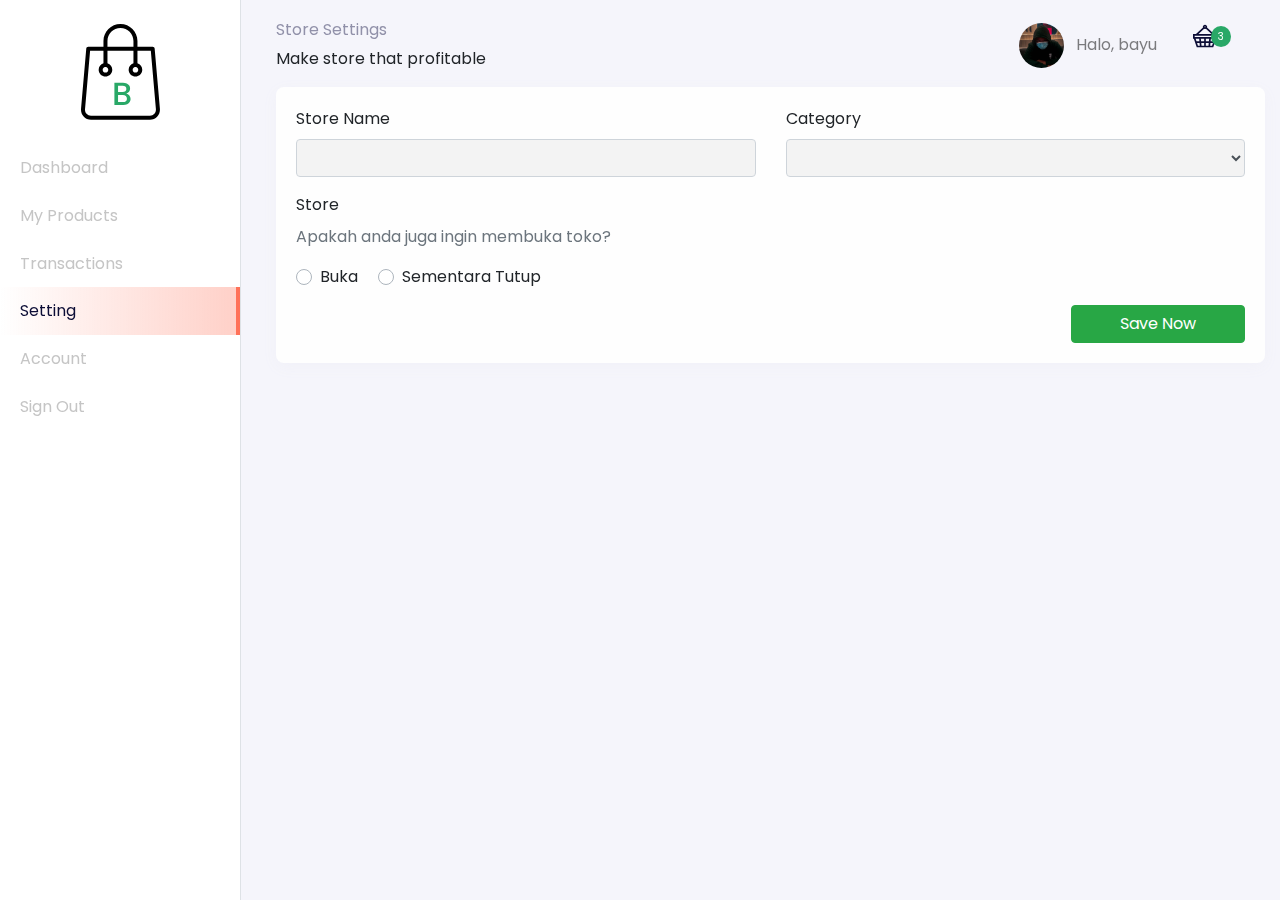
<file: dashboard-settings.html>
<!doctype html>
<html lang="en">
  <head>
    <!-- Required meta tags -->
    <meta charset="utf-8">
    <meta name="viewport" content="width=device-width, initial-scale=1, shrink-to-fit=no">
    <meta name="description" content="">
    <meta name="author" content="">

    <link href="https://unpkg.com/aos@2.3.1/dist/aos.css" rel="stylesheet">
    <link rel="stylesheet" href="style/main.css">

    <title>Toko Online</title>
  </head>
  <body>
      <div class="page-dashboard">
          <div class="d-flex" id="wrapper" data-aos="fade-right">
              <div class="border-right" id="sidebar-wrapper">
                  <div class="sidebar-heading text-center">
                      <img src="images/dashboard-store-logo.svg" alt="" class="my-4">
                  </div> 
                  <div class="list-group list-group-flush">
                    <a href="dashboard.html" class="list-group-item list-group-action ">Dashboard</a>
                    <a href="dashboard-product.html" class="list-group-item list-group-action">My Products</a>
                    <a href="dashboard-transactions.html" class="list-group-item list-group-action ">Transactions</a>
                    <a href="dashboard-settings.html" class="list-group-item list-group-action active">Setting</a>
                    <a href="dashboard-account.html" class="list-group-item list-group-action">Account</a>
                    <a href="index.html" class="list-group-item list-group-action">Sign Out</a>
                  </div>
              </div>

              <div id="page-content-wrapper">
                <nav class="navbar navbar-expand-lg navbar-light navbar-store fixed-top navbar-fixed-top" data-aos="fade-down">
                  <div class="container-fluid">
                    <button class="btn btn-secondary d-md-none mr-auto mr-2" id="menu-toggle">&laquo; Menu</button>
                      <button class="navbar-toggler" type="button" data-toggle="collapse" data-target="#navbarSupportedContent">
                          <span class="navbar-toggle-icon"></span>
                      </button>
                      
                      
                      <!-- DESKTOP -->   
                      <div class="collapse navbar-collapse" id="navbarSupportedContent">
                          <ul class="navbar-nav d-none d-lg-flex ml-auto">
                              <li class="nav-item dropdown">
                                  <a href="#" class="nav-link" id="navbarDropdown" role="button" data-toggle="dropdown">
                                      <img src="images/bayu.jpeg" alt="" class="rounded-circle mr-2 profile-picture">
                                      Halo, bayu
                                  </a>
                                  <div class="dropdown-menu">
                                      <a href="dashboard.html" class="dropdown-item">Dashboard</a>
                                      <a href="dashboard-account.html" class="dropdown-item">Settings</a>
                                      <div class="dropdown-divider"></div>
                                      <a href="/" class="dropdown-item">Logout</a>
                                  </div>
                              </li>
                              <li class="nav-item">
                                  <a href="#" class="nav-link d-line-block-mt-2">
                                      <img src="images/icon_cart.svg" alt="">
                                      <div class="cart-badge">3</div>
                                  </a>
                              </li>
                          </ul>
          
                          <!-- Mobile Menu -->
                          <ul class="navbar-nav d-block d-lg-none">
                              <li class="nav-item">
                                  <a href="#" class="nav-link"> HI, bayu</a>
                              </li>
                              <li class="nav-item">
                                  <a href="#" class="nav-link d-inline-block">Cart</a>
                              </li>
                          </ul>
                      </div>
                  </div>
              </nav>


               <!-- Section Content -->
           <div class="section-content section-dashboard-home" data-aos="fade-up">
            <div class="container-fluid">
                <div class="dashboard-heading">
                    <h2 class="dashboard-title">Store Settings</h2>
                    <p class="dashboard-subtitle">Make store that profitable</p>
                </div>
               <div class="dashboard-content">
                   <div class="row">
                       <div class="col-12">
                           <form action="">
                               <div class="card">
                                   <div class="card-body">
                                       <div class="row">
                                           <div class="col-md-6">
                                             <div class="form-group">
                                                 <label>Store Name</label>
                                                 <input type="text" class="form-control">
                                             </div> 
                                           </div>
                                           <div class="col-md-6">
                                             <div class="form-group">
                                                 <label>Category</label>
                                                 <select name="category" class="form-control">
                                                 <option value="" disabled>Select Category</option>
                                                 </select>
                                             </div>
                                           </div>
                                           <div class="col-md-6">
                                             <div class="form-group">
                                                 <label>Store</label>
                                                 <p class="text-muted">
                                                    Apakah anda juga ingin membuka toko?
                                                 </p>
                                                 <div class="custom-control custom-radio custom-control-inline">
                                                     <input 
                                                     type="radio"
                                                     class="custom-control-input"
                                                     name="is_store_open"
                                                     id="openStoreTrue"
                                                     value="true"
                                                     />
                                                     <label for="openStoreTrue" class="custom-control-label">Buka</label>
                                                 </div>
                                                 <div class="custom-control custom-radio custom-control-inline">
                                                     <input 
                                                     type="radio"
                                                     class="custom-control-input"
                                                     name="is_store_open"
                                                     id="openStoreFalse"
                                                     value="false"
                                                     />
                                                     <label for="openStoreFalse" class="custom-control-label">Sementara Tutup</label>
                                                 </div>
                                             </div>
                                           </div>
                                       </div>

                                       <div class="row">
                                           <div class="col text-right">
                                               <button type="submit" class="btn btn-success px-5">Save Now</button>
                                           </div>
                                       </div>
                                   </div>
                               </div>
                           </form>
                       </div>
                   </div>
               </div>
            </div>
        </div>
      </div>
 </div>
</div>

  <!-- Bootsrap core JavaScript-->
  <script src="/libraries/jquery/jquery.slim.min.js"></script>
  <script src="/libraries/bootstrap/js/bootstrap.bundle.min.js"></script>
  <script src="https://unpkg.com/aos@2.3.1/dist/aos.js"></script>
  <script>
      AOS.init();
</script>
<script>
    $("#menu-toggle").click(function (e){
        e.preventDefault();
        $("wrapper").toggleClass("toggled");
    });
</script>
</body>
</html>
</file>
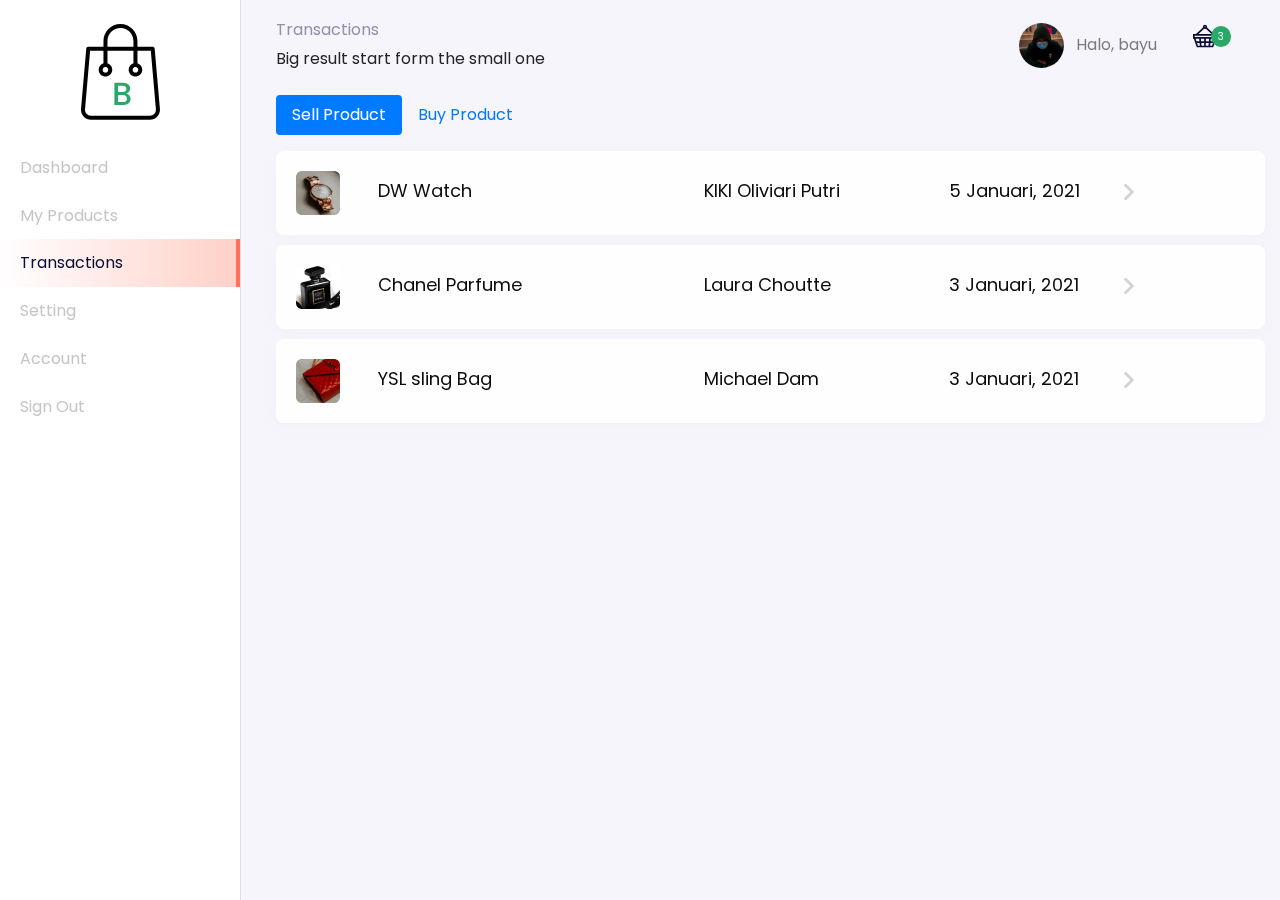
<file: dashboard-transactions.html>
<!doctype html>
<html lang="en">
  <head>
    <!-- Required meta tags -->
    <meta charset="utf-8">
    <meta name="viewport" content="width=device-width, initial-scale=1, shrink-to-fit=no">
    <meta name="description" content="">
    <meta name="author" content="">

    <link href="https://unpkg.com/aos@2.3.1/dist/aos.css" rel="stylesheet">
    <link rel="stylesheet" href="style/main.css">

    <title>Toko Online</title>
  </head>
  <body>
      <div class="page-dashboard">
          <div class="d-flex" id="wrapper" data-aos="fade-right">
              <div class="border-right" id="sidebar-wrapper">
                  <div class="sidebar-heading text-center">
                      <img src="images/dashboard-store-logo.svg" alt="" class="my-4">
                  </div> 
                  <div class="list-group list-group-flush">
                    <a href="dashboard.html" class="list-group-item list-group-action ">Dashboard</a>
                    <a href="dashboard-product.html" class="list-group-item list-group-action">My Products</a>
                    <a href="dashboard-transactions.html" class="list-group-item list-group-action active">Transactions</a>
                    <a href="dashboard-settings.html" class="list-group-item list-group-action">Setting</a>
                    <a href="dashboard-account.html" class="list-group-item list-group-action">Account</a>
                    <a href="index.html" class="list-group-item list-group-action">Sign Out</a>
                  </div>
              </div>

              <div id="page-content-wrapper">
                <nav class="navbar navbar-expand-lg navbar-light navbar-store fixed-top navbar-fixed-top" data-aos="fade-down">
                  <div class="container-fluid">
                    <button class="btn btn-secondary d-md-none mr-auto mr-2" id="menu-toggle">&laquo; Menu</button>
                      <button class="navbar-toggler" type="button" data-toggle="collapse" data-target="#navbarSupportedContent">
                          <span class="navbar-toggle-icon"></span>
                      </button>
                      
                      
                      <!-- DESKTOP -->   
                      <div class="collapse navbar-collapse" id="navbarSupportedContent">
                          <ul class="navbar-nav d-none d-lg-flex ml-auto">
                              <li class="nav-item dropdown">
                                  <a href="#" class="nav-link" id="navbarDropdown" role="button" data-toggle="dropdown">
                                      <img src="images/bayu.jpeg" alt="" class="rounded-circle mr-2 profile-picture">
                                      Halo, bayu
                                  </a>
                                  <div class="dropdown-menu">
                                      <a href="dashboard.html" class="dropdown-item">Dashboard</a>
                                      <a href="dashboard-account.html" class="dropdown-item">Settings</a>
                                      <div class="dropdown-divider"></div>
                                      <a href="/" class="dropdown-item">Logout</a>
                                  </div>
                              </li>
                              <li class="nav-item">
                                  <a href="#" class="nav-link d-line-block-mt-2">
                                      <img src="images/icon_cart.svg" alt="">
                                      <div class="cart-badge">3</div>
                                  </a>
                              </li>
                          </ul>
          
                          <!-- Mobile Menu -->
                          <ul class="navbar-nav d-block d-lg-none">
                              <li class="nav-item">
                                  <a href="#" class="nav-link"> HI, bayu</a>
                              </li>
                              <li class="nav-item">
                                  <a href="#" class="nav-link d-inline-block">Cart</a>
                              </li>
                          </ul>
                      </div>
                  </div>
              </nav>


              <!-- Section Content -->
           <div class="section-content section-dashboard-home" data-aos="fade-up">
            <div class="container-fluid">
                <div class="dashboard-heading">
                    <h2 class="dashboard-title">Transactions</h2>
                    <p class="dashboard-subtitle">Big result start form the small one</p>
                </div>
                <div class="dashboard-content">
                    <div class="row">
                        <div class="col-12 mt-2">
                         <ul class="nav nav-pills mb-3" id="pills-tab" role="tablist">
                             <li class="nav-item">
                               <a class="nav-link active" id="pills-home-tab" data-toggle="pill" href="#pills-home" role="tab" aria-controls="pills-home" aria-selected="true">Sell Product</a>
                             </li>
                             <li class="nav-item">
                               <a class="nav-link" id="pills-profile-tab" data-toggle="pill" href="#pills-profile" role="tab" aria-controls="pills-profile" aria-selected="false">Buy Product</a>
                             </li>
                           </ul>
                           <div class="tab-content" id="pills-tabContent">
                             <div 
                             class="tab-pane fade show active" 
                             id="pills-home" role="tabpanel" 
                             aria-labelledby="pills-home-tab"><a href="/dashboard-transactions-details.html" class="card card-list d-block">
                                 <div class="card-body">
                                     <div class="row">
                                         <div class="col-md-1">
                                             <img src="/images/dashboard-icon-product1.png" alt="">
                                         </div>
                                         <div class="col-md-4">DW Watch</div>
                                         <div class="col-md-3">KIKI Oliviari Putri</div>
                                         <div class="col-md-2">5 Januari, 2021</div>
                                         <div class="col-md-1 d-none d-md-block">
                                             <img src="/images/dashboard-arrow-right.svg" alt="">
                                         </div>
                                     </div>
                                 </div>
                             </a>
                             <a href="/dashboard-transactions-details.html" class="card card-list d-block">
                                 <div class="card-body">
                                     <div class="row">
                                         <div class="col-md-1">
                                             <img src="/images/dashboard-icon-product2.png" alt="">
                                         </div>
                                         <div class="col-md-4">Chanel Parfume</div>
                                         <div class="col-md-3">Laura Choutte</div>
                                         <div class="col-md-2">3 Januari, 2021</div>
                                         <div class="col-md-1 d-none d-md-block">
                                             <img src="/images/dashboard-arrow-right.svg" alt="">
                                         </div>
                                     </div>
                                 </div>
                             </a>
                             <a href="/dashboard-transactions-details.html" class="card card-list d-block">
                                 <div class="card-body">
                                     <div class="row">
                                         <div class="col-md-1">
                                             <img src="/images/dashboard-icon-product3.png" alt="">
                                         </div>
                                         <div class="col-md-4">YSL sling Bag</div>
                                         <div class="col-md-3">Michael Dam</div>
                                         <div class="col-md-2">3 Januari, 2021</div>
                                         <div class="col-md-1 d-none d-md-block">
                                             <img src="/images/dashboard-arrow-right.svg" alt="">
                                         </div>
                                     </div>
                                 </div>
                             </a></div>
                             <div 
                             class="tab-pane fade" 
                             id="pills-profile" role="tabpanel" 
                             aria-labelledby="pills-profile-tab">
                             <a href="/dashboard-transactions-details.html" class="card card-list d-block">
                                <div class="card-body">
                                    <div class="row">
                                        <div class="col-md-1">
                                            <img src="/images/dashboard-icon-product1.png" alt="">
                                        </div>
                                        <div class="col-md-4">DW Watch</div>
                                        <div class="col-md-3">KIKI Oliviari Putri</div>
                                        <div class="col-md-2">5 Januari, 2021</div>
                                        <div class="col-md-1 d-none d-md-block">
                                            <img src="/images/dashboard-arrow-right.svg" alt="">
                                        </div>
                                    </div>
                                </div>
                            </a></div>
                             </div>
                             
                        </div>
                    </div>
                </div>
            </div>
        </div>
      </div>
 </div>
</div>

  <!-- Bootsrap core JavaScript-->
  <script src="/libraries/jquery/jquery.slim.min.js"></script>
  <script src="/libraries/bootstrap/js/bootstrap.bundle.min.js"></script>
  <script src="https://unpkg.com/aos@2.3.1/dist/aos.js"></script>
  <script>
      AOS.init();
</script>
<script>
    $("#menu-toggle").click(function (e){
        e.preventDefault();
        $("wrapper").toggleClass("toggled");
    });
</script>
</body>
</html>
</file>
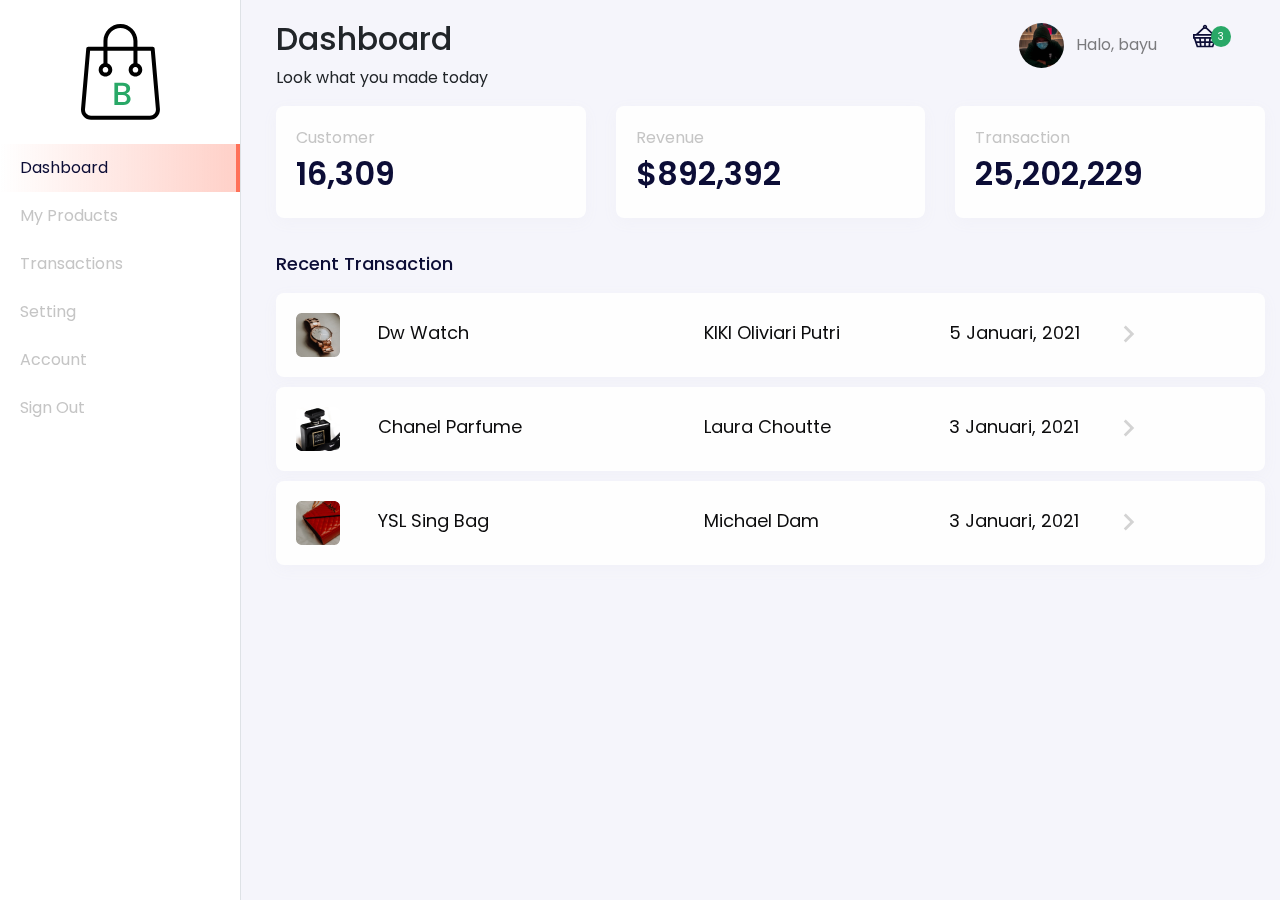
<file: dashboard.html>
<!doctype html>
<html lang="en">
  <head>
    <!-- Required meta tags -->
    <meta charset="utf-8">
    <meta name="viewport" content="width=device-width, initial-scale=1, shrink-to-fit=no">
    <meta name="description" content="">
    <meta name="author" content="">

    <link href="https://unpkg.com/aos@2.3.1/dist/aos.css" rel="stylesheet">
    <link rel="stylesheet" href="style/main.css">

    <title>Toko Online</title>
  </head>
  <body>
      <div class="page-dashboard">
          <div class="d-flex" id="wrapper" data-aos="fade-right">
              <div class="border-right" id="sidebar-wrapper">
                  <div class="sidebar-heading text-center">
                      <img src="images/dashboard-store-logo.svg" alt="" class="my-4">
                  </div> 
                  <div class="list-group list-group-flush">
                    <a href="dashboard.html" class="list-group-item list-group-action active">Dashboard</a>
                    <a href="dashboard-product.html" class="list-group-item list-group-action">My Products</a>
                    <a href="dashboard-transactions.html" class="list-group-item list-group-action">Transactions</a>
                    <a href="dashboard-settings.html" class="list-group-item list-group-action">Setting</a>
                    <a href="dashboard-account.html" class="list-group-item list-group-action">Account</a>
                    <a href="index.html" class="list-group-item list-group-action">Sign Out</a>
                  </div>
              </div>

              <div id="page-content-wrapper">
                <nav class="navbar navbar-expand-lg navbar-light navbar-store fixed-top navbar-fixed-top" data-aos="fade-down">
                  <div class="container-fluid">
                    <button class="btn btn-secondary d-md-none mr-auto mr-2" id="menu-toggle">&laquo; Menu</button>
                      <button class="navbar-toggler" type="button" data-toggle="collapse" data-target="#navbarSupportedContent">
                          <span class="navbar-toggle-icon"></span>
                      </button>
                      
                      
                      <!-- DESKTOP -->   
                      <div class="collapse navbar-collapse" id="navbarSupportedContent">
                          <ul class="navbar-nav d-none d-lg-flex ml-auto">
                              <li class="nav-item dropdown">
                                  <a href="#" class="nav-link" id="navbarDropdown" role="button" data-toggle="dropdown">
                                      <img src="images/bayu.jpeg" alt="" class="rounded-circle mr-2 profile-picture">
                                      Halo, bayu
                                  </a>
                                  <div class="dropdown-menu">
                                      <a href="dashboard.html" class="dropdown-item">Dashboard</a>
                                      <a href="dashboard-account.html" class="dropdown-item">Settings</a>
                                      <div class="dropdown-divider"></div>
                                      <a href="/" class="dropdown-item">Logout</a>
                                  </div>
                              </li>
                              <li class="nav-item">
                                  <a href="#" class="nav-link d-line-block-mt-2">
                                      <img src="images/icon_cart.svg" alt="">
                                      <div class="cart-badge">3</div>
                                  </a>
                              </li>
                          </ul>
          
                          <!-- Mobile Menu -->
                          <ul class="navbar-nav d-block d-lg-none">
                              <li class="nav-item">
                                  <a href="#" class="nav-link"> HI, bayu</a>
                              </li>
                              <li class="nav-item">
                                  <a href="#" class="nav-link d-inline-block">Cart</a>
                              </li>
                          </ul>
                      </div>
                  </div>
              </nav>


              <!--Section Mode-->
              <div class="section-content section-dashboard-home">
                  <div class="container-fluid">
                      <div class="dashboard-heading">
                          <h2 class="dashboard">Dashboard</h2>
                          <p class="dashboard-subtitle">Look what you made today</p>
                      </div>
                      <div class="dashboard-content">
                          <div class="row">
                              <div class="col-md-4">
                                  <div class="card mb-2">
                                      <div class="card-body">
                                          <div class="dashboard-card-title">Customer</div>
                                          <div class="dashboard-card-subtitle">16,309</div>
                                      </div>
                                  </div>
                              </div>
                              <div class="col-md-4">
                                <div class="card mb-2">
                                    <div class="card-body">
                                        <div class="dashboard-card-title">Revenue</div>
                                        <div class="dashboard-card-subtitle">$892,392</div>
                                    </div>
                                </div>
                            </div>
                            <div class="col-md-4">
                                <div class="card mb-2">
                                    <div class="card-body">
                                        <div class="dashboard-card-title">Transaction</div>
                                        <div class="dashboard-card-subtitle">25,202,229</div>
                                    </div>
                                </div>
                            </div>
                          </div>

                          <div class="row mt-3">
                              <div class="col-12 mt-2">
                                  <h5 class="mb-3">Recent Transaction</h5>
                                  
                                  <a href="/dashboard-transactions-details.html" class="card card-list d-block">
                                    <div class="card-body">
                                        <div class="row">
                                            <div class="col-md-1">
                                                <img src="images/dashboard-icon-product1.png" alt="">
                                            </div>
                                            <div class="col-md-4">Dw Watch</div>
                                            <div class="col-md-3">KIKI Oliviari Putri</div>
                                            <div class="col-md-2">5 Januari, 2021</div>
                                            <div class="col-md-1 d-none d-md-block">
                                                <img src="images/dashboard-arrow-right.svg" alt="">
                                            </div>
                                        </div>
                                    </div>
                                  </a>

                                  <a href="/dashboard-transactions-details.html" class="card card-list d-block">
                                    <div class="card-body">
                                        <div class="row">
                                            <div class="col-md-1">
                                                <img src="images/dashboard-icon-product2.png" alt="">
                                            </div>
                                            <div class="col-md-4">Chanel Parfume</div>
                                            <div class="col-md-3">Laura Choutte</div>
                                            <div class="col-md-2">3 Januari, 2021</div>
                                            <div class="col-md-1 d-none d-md-block">
                                                <img src="images/dashboard-arrow-right.svg" alt="">
                                            </div>
                                        </div>
                                    </div>
                                  </a>

                                  <a href="/dashboard-transactions-details.html" class="card card-list d-block">
                                    <div class="card-body">
                                        <div class="row">
                                            <div class="col-md-1">
                                                <img src="images/dashboard-icon-product3.png" alt="">
                                            </div>
                                            <div class="col-md-4">YSL Sing Bag</div>
                                            <div class="col-md-3">Michael Dam</div>
                                            <div class="col-md-2">3 Januari, 2021</div>
                                            <div class="col-md-1 d-none d-md-block">
                                                <img src="images/dashboard-arrow-right.svg" alt="">
                                            </div>
                                        </div>
                                    </div>
                                  </a>

                              </div>
                          </div>
                      </div>
                  </div>
              </div>
              </div>
          </div>
      </div>
    <!-- Option 1: Bootstrap Bundle with Popper -->
    <script src="libraries/jquery/jquery.slim.min.js"></script>
    <script src="libraries/bootstrap/js/bootstrap.bundle.min.js"></script>
    <script src="https://unpkg.com/aos@2.3.1/dist/aos.js"></script>
    <script>
        AOS.init();
    </script>
    <script>
        $("#menu-toggle").click(function (e){
            e.preventDefault();
            $("#wrapper").toggleClass("toggled");
        })
    </script>
  </body>
</html>
</file>
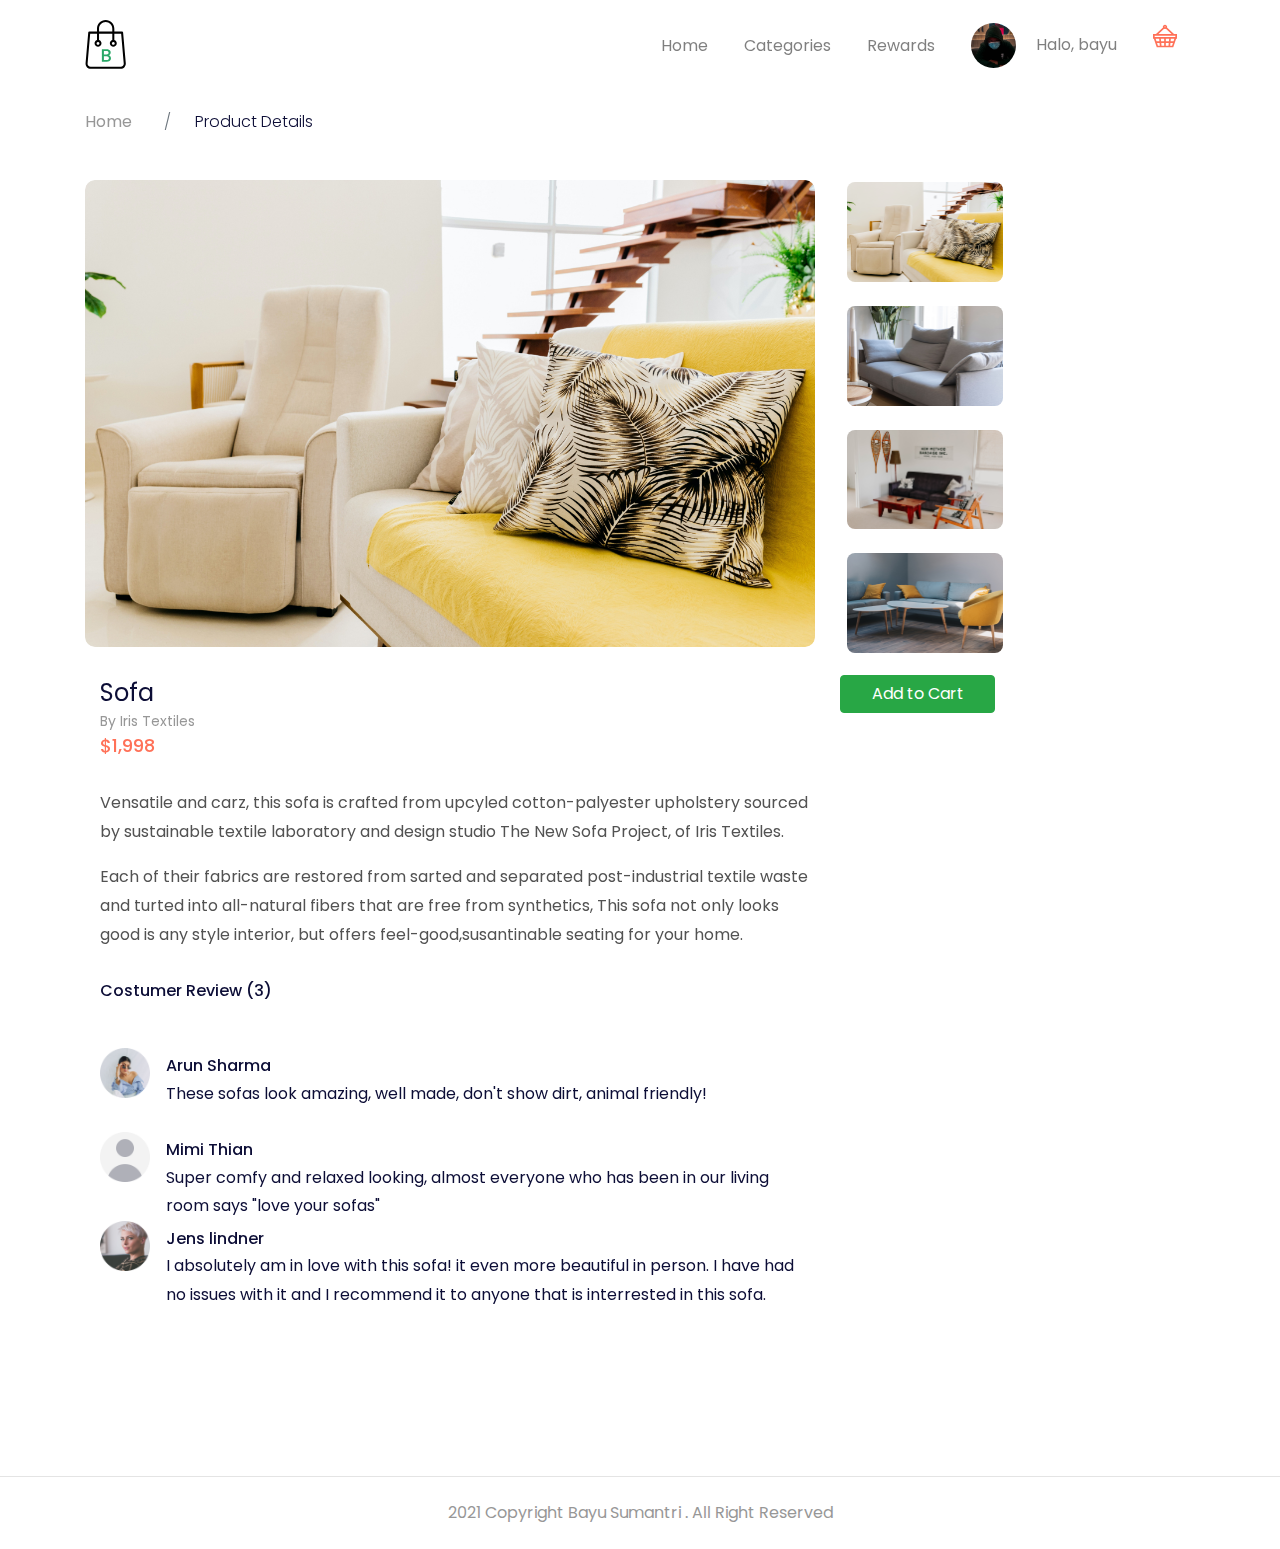
<file: detail.html>
<!doctype html>
<html>
<head>
    <!-- Required meta tags -->
    <meta charset="utf-8">
    <meta name="viewport" content="width=device-width, initial-scale=1, shrink-to-fit=no">
    <meta name="description" content="">
    <meta name="author" content="">

    <link href="https://unpkg.com/aos@2.3.1/dist/aos.css" rel="stylesheet">
    <link rel="stylesheet" href="style/main.css">

    <title>toko Online</title>
</head>
<body>

    <!--Navbar-->
    <nav class="navbar navbar-expand-lg navbar-light navbar-store fixed-top navbar-fixed-top" 
    data-aos="fade-down">
        <div class="container">
          <a class="navbar-brand">
            <img src="images/logo.svg" alt="Logo">
          </a>
          <button class="navbar-toggler" type="button" data-toggle="collapse" data-target="#navbarResponsive">
            <span class="navbar-toggler-icon"></span>
          </button>
          <div class="collapse navbar-collapse" id="navbarResponsive">
            <ul class="navbar-nav ml-auto">
                <li class="nav-item ">
                    <a href="index.html" class="nav-link">Home</a>
                    </li>
                    <li class="nav-item ">
                    <a href="categories.html" class="nav-link">Categories</a>
                    </li>
                    <li class="nav-item">
                      <a href="/Rewards.html" class="nav-link">Rewards</a>
                  </li>
              </ul>
              

               <!-- DESKTOP -->
               <ul class="navbar-nav d-none d-lg-flex">
                <li class="nav-item dropdown">
                    <a href="#" class="nav-link" id="navbarDropdown" role="button" data-toggle="dropdown">
                        <img src="images/bayu.jpeg" alt="" class="rounded-circle mr-3 profile-picture">
                        Halo, bayu
                    </a>
                    <div class="dropdown-menu">
                        <a href="dashboard.html" class="dropdown-item">Dashboard</a>
                        <a href="dashboard-account.html" class="dropdown-item">Settings</a>
                        <div class="dropdown-divider"></div>
                        <a href="/" class="dropdown-item">Logout</a>
                    </div>
                </li>
                <li class="nav-item">
                    <a href="#" class="nav-link d-line-block-mt-2">
                        <img src="images/icon_cart_empty.svg" alt="">
                    </a>
                </li>
            </ul>

            <!-- Mobile Menu -->
            <ul class="navbar-nav d-block d-lg-none">
                <li class="nav-item">
                    <a href="#" class="nav-link"> HI, bayu</a>
                </li>
                <li class="nav-item">
                    <a href="#" class="nav-link d-inline-block">Cart</a>
                </li>
            </ul>

          </div>
      </div>
</nav>
    <!-- Page Content -->
    <div class="page-content page-details">
        <section class="store-breadcrumbs" data-aos="fade-down" data-aos-delay="100">
            <div class="container">
                <div class="row">
                    <div class="col-12">
                        <nav>
                            <ol class="breadcrumb">
                                <li class="breadcrumb-item">
                                    <a href="index.html">Home</a>
                                </li>
                                <li class="breadcrumb-item active">
                                    Product Details
                                </li>
                            </ol>
                        </nav>
                    </div>
                </div>
            </div>
        </section>

        <section class="store-gallery" id="gallery">
            <div class="container">
                <div class="row">
                    <div class="col-lg-8" data-aos="zoom-in">
                        <transition name="slide-fade" mode="out-in">
                            <img 
                            :src="photos[activePhoto].url" 
                            :key="photos[activePhoto].id" 
                            class="w-100 main-image" 
                            alt="">
                        </transition>
                    </div>
                    <div class="col-lg-2">
                        <div class="row">
                            <div 
                            class="col-3 col-lg-12 mt-2 mt-lg-0" 
                            v-for="(photo, index) in photos" 
                            :key="photo.id" 
                            data-aos="zoom-in" 
                            data-aos-delay="100">
                                <a href="#" @click="changeActive(index)">
                                    <img :src="photo.url" class="w-100 thumbnail-image" :class="{ active: index == activePhoto }" alt="">
                                </a>
                            </div>
                        </div>
                    </div>
                </div>
            </div>
        </section>

        <div class="store-details container" data-aos="fade-up">
            <section class="store-heading">
                <div class="container">
                    <div class="row">
                        <div class="col-lg-8">
                            <h1>Sofa</h1>
                            <div class="owner">By Iris Textiles</div>
                            <div class="price">$1,998</div>
                        </div>
                        <div class="col-lg-2" data-aos="zoom-in">
                            <a href="cart.html" class="btn btn-success px-4 text-white btn-block mb-3"
                            >Add to Cart</a>
                        </div>
                    </div>
                </div>
            </section>
            <section class="store-description">
                <div class="container">
                    <div class="row">
                        <div class="col-12 col-lg-8">
                            <p>
                                Vensatile and carz, this sofa is crafted from upcyled cotton-palyester upholstery sourced by sustainable textile laboratory and design studio The New Sofa Project, of Iris Textiles.
                            </p>
                            <p>
                                Each of their fabrics are restored from sarted and separated post-industrial textile waste and turted into all-natural fibers that are free from synthetics, This sofa not only looks good is any style interior, but offers feel-good,susantinable seating for your home.
                            </p>
                        </div>
                    </div>
                </div>
            </section>

            <section class="store-review">
                <div class="container">
                    <div class="row">
                        <div class="col-12 col-lg-8 mt-3 mb-3">
                            <h5>
                                Costumer Review (3)
                            </h5>
                        </div>
                    </div>
                    <div class="row">
                        <div class="col-12 col-lg-8">
                            <ul class="list-unstyled">
                                <li class="media my-4">
                                    <img src="images/customer-review-1.png" class="mr-3 rounded circle" alt=""/>
                                    <div class="media-body">
                                        <h5 class="mt-2 mb-1">Arun Sharma</h5>
                                        These sofas look amazing, well made, don't show dirt, animal friendly!
                                    </div>
                                </li>
                                <li class="media">
                                    <img src="images/customer-review-2.png" class="mr-3 rounded circle" alt=""/>
                                    <div class="media-body">
                                        <h5 class="mt-2 mb-1">Mimi Thian</h5>
                                        Super comfy and relaxed looking, almost everyone who has been in our living room says "love your sofas"
                                    </div>
                                </li>
                                <li class="media">
                                    <img src="images/customer-review-3.png" class="mr-3 rounded circle" alt=""/>
                                    <div class="media-body">
                                        <h5 class="mt-2 mb-1">Jens lindner</h5>
                                        I absolutely am in love with this sofa! it even more beautiful in person. I have had no issues with it and I recommend it to anyone that is interrested in this sofa.
                                    </div>
                                </li>
                            </ul>
                        </div>
                    </div>
                </div>
            </section>
        </div>
    </div>

    <footer>
        <div class="container">
            <div class="row">
                <div class="col-12 text-center">
                    <p class="pt-4 pb-2">
                        2021 Copyright Bayu Sumantri . All Right Reserved
                    </p>
                </div>
            </div>
        </div>
    </footer>


    <!-- Option 1: Bootstrap Bundle with Popper -->
    <script src="libraries/jquery/jquery.slim.min.js"></script>
    <script src="libraries/bootstrap/js/bootstrap.bundle.min.js"></script>
    <script src="https://unpkg.com/aos@2.3.1/dist/aos.js"></script>
    <script>
        AOS.init();
    </script>
    <script src="libraries/vue/vue.js"></script>
    <script>
        var gallery = new Vue({
            el: "#gallery",
            mounted(){
                AOS.init();
            },
            data: {
                activePhoto: 0,
                photos: [
                    {
                        id: 1,
                        url:"images/product-detail-1.jpg",
                    },
                    {
                        id: 2,
                        url:"images/product-detail-2.jpg",
                    },
                    {
                        id: 3,
                        url:"images/product-detail-3.jpg",
                    },
                    {
                        id: 4,
                        url:"images/product-detail-4.jpg",
                    },
                ],
            },
            methods: {
            changeActive(id) {
                this.activePhoto = id;
            },
          },
        });
        
    </script>
    <script src="script/navbar-scroll.js"></script>
</body>
</html>
</file>
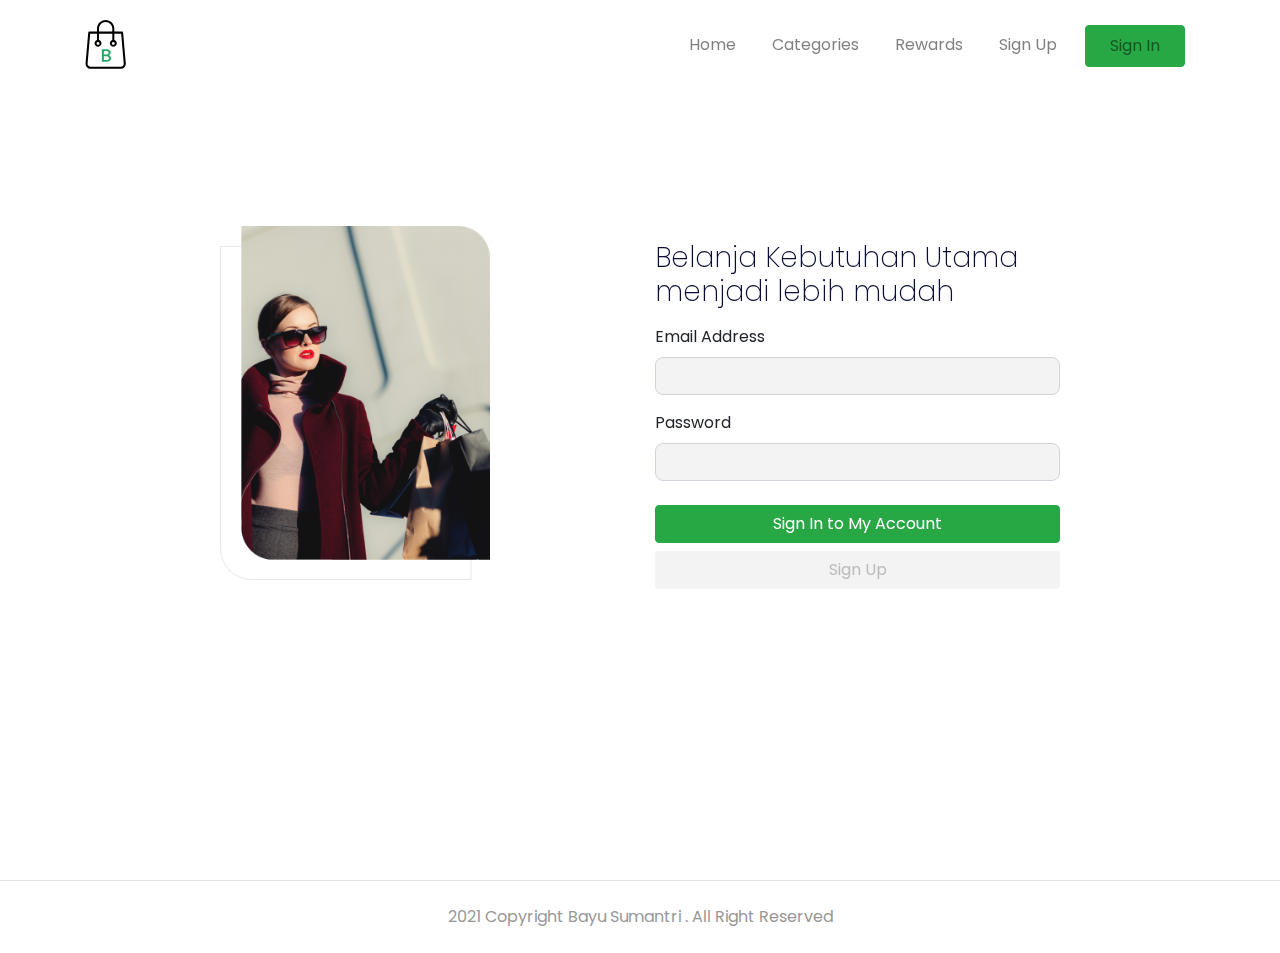
<file: login.html>
<!doctype html>
<html lang="en">
  <head>
    <!-- Required meta tags -->
    <meta charset="utf-8">
    <meta name="viewport" content="width=device-width, initial-scale=1, shrink-to-fit=no">
    <meta name="description" content="">
    <meta name="author" content="">

    <link href="https://unpkg.com/aos@2.3.1/dist/aos.css" rel="stylesheet">
    <link rel="stylesheet" href="style/main.css">

    <title>Toko Online</title>
  </head>
  <body>

    <nav class="navbar navbar-expand-lg navbar-light navbar-store fixed-top navbar-fixed-top" 
    data-aos="fade-down">
        <div class="container">
          <a class="navbar-brand">
            <img src="images/logo.svg" alt="Logo">
          </a>
          <button class="navbar-toggler" type="button" data-toggle="collapse" data-target="#navbarResponsive">
            <span class="navbar-toggler-icon"></span>
          </button>
          <div class="collapse navbar-collapse" id="navbarResponsive">
            <ul class="navbar-nav ml-auto">
                <li class="nav-item ">
                    <a href="index.html" class="nav-link">Home</a>
                    </li>
                    <li class="nav-item ">
                    <a href="categories.html" class="nav-link">Categories</a>
                    </li>
                    <li class="nav-item ">
                    <a href="Reward.html" class="nav-link">Rewards</a>
                    </li>
                    <li class="nav-item ">
                    <a href="Register.html" class="nav-link">Sign Up</a>
                    </li>
                    <li class="nav-item ">
                    <a href="login.html" class="btn btn-success nav-link px-4 text  white ">Sign In</a>
            </ul>
          </div>
        </div>
      </nav>

    <div class="page-content page-auth">
        <div class="section-store-auth" data-aos="fade-up">
            <div class="container">
                <div class="row align-items-center row-login">
                    <div class="col-lg-6 text-center">
                        <img src="images/login-placeholder.png" alt="" class="w-50 mb-4 mb-lg-none">
                    </div>
                    <div class="col-lg-6">
                        <h2>Belanja Kebutuhan Utama <br>
                        menjadi lebih mudah</h2>
                        <form action="" class="mt-3">
                            <div class="form-group">
                                <label>Email Address</label>
                                <input type="email" class="form-control w-75">
                            </div>
                            <div class="form-group">
                                <label>Password</label>
                                <input type="password" class="form-control w-75">
                            </div>
                            <a href="dashboard.html" class="btn btn-success btn-block w-75 mt-4">Sign In to My Account</a>
                            <a href="register.html" class="btn btn-signup btn-block w-75 mt-2">Sign Up</a>
                        </form>
                    </div>
                </div>
            </div>
        </div>
    </div>

    <footer>
        <div class="container">
            <div class="row">
                <div class="col-12 text-center">
                    <p class="pt-4 pb-2">
                        2021 Copyright Bayu Sumantri . All Right Reserved
                    </p>
                </div>
            </div>
        </div>
    </footer>


    <!-- Option 1: Bootstrap Bundle with Popper -->
    <script src="libraries/jquery/jquery.slim.min.js"></script>
    <script src="libraries/bootstrap/js/bootstrap.bundle.min.js"></script>
    <script src="https://unpkg.com/aos@2.3.1/dist/aos.js"></script>
    <script>
        AOS.init();
    </script>
    <script src="script/navbar-scroll.js"></script>
  </body>
</html>
</file>
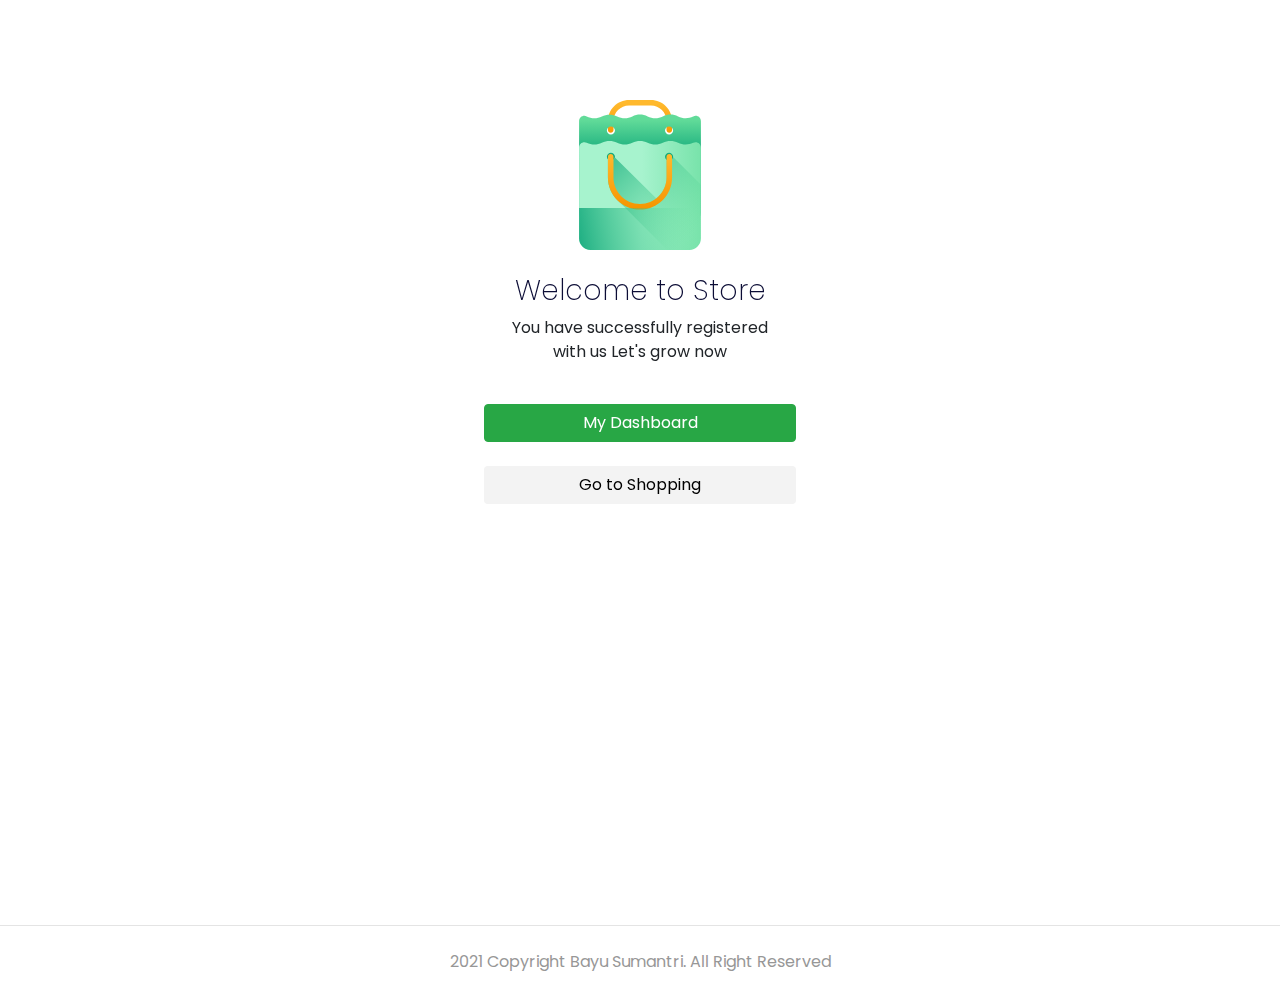
<file: register-success.html>
<!doctype html>
<html lang="en">
  <head>
    <!-- Required meta tags -->
    <meta charset="utf-8">
    <meta name="viewport" content="width=device-width, initial-scale=1, shrink-to-fit=no">
    <meta name="description" content="">
    <meta name="author" content="">

    <link href="https://unpkg.com/aos@2.3.1/dist/aos.css" rel="stylesheet">
    <link rel="stylesheet" href="style/main.css">

    <title>Toko Online</title>
  </head>
  <body>

    <div class="page-content page-success">
        <div class="section-success" data-aos="zoom-in">
            <div class="row align-item-center row-login justify-content-center">
                <div class="col-lg-6 text-center">
                    <img src="images/success.svg" alt="" class="mb-4">
                    <h2>Welcome to Store</h2>
                    <p>You have successfully registered <br>
                        with us Let's grow now</p>
                    <div>
                        <a href="dashboard.html" class="btn btn-success w-50 mt-4">My Dashboard</a>
                        <a href="index.html" class="btn btn-signup w-50 mt-4">Go to Shopping</a>
                    </div>
                </div>
            </div>
        </div>
    </div>

    <footer>
        <div class="container">
            <div class="row">
                <div class="col-12 text-center">
                    <p class="pt-4 pb-2">
                        2021 Copyright Bayu Sumantri. All Right Reserved
                    </p>
                </div>
            </div>
        </div>
    </footer>


    <!-- Option 1: Bootstrap Bundle with Popper -->
    <script src="libraries/jquery/jquery.slim.min.js"></script>
    <script src="libraries/bootstrap/js/bootstrap.bundle.min.js"></script>
    <script src="https://unpkg.com/aos@2.3.1/dist/aos.js"></script>
    <script>
        AOS.init();
    </script>
    <script src="script/navbar-scroll.js"></script>
  </body>
</html>
</file>
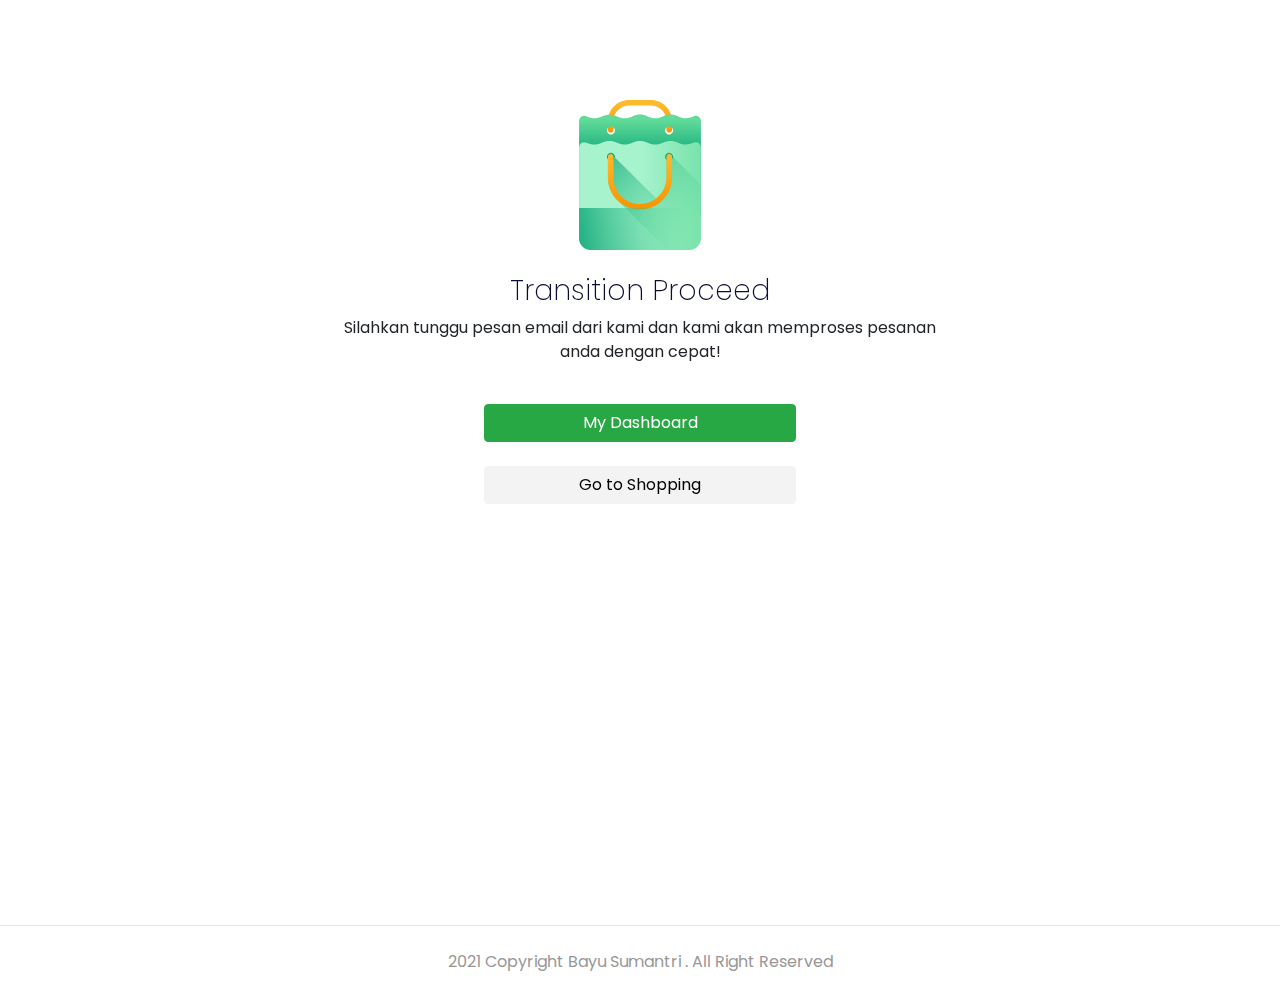
<file: success.html>
<!doctype html>
<html lang="en">
  <head>
    <!-- Required meta tags -->
    <meta charset="utf-8">
    <meta name="viewport" content="width=device-width, initial-scale=1, shrink-to-fit=no">
    <meta name="description" content="">
    <meta name="author" content="">

    <link href="https://unpkg.com/aos@2.3.1/dist/aos.css" rel="stylesheet">
    <link rel="stylesheet" href="style/main.css">

    <title>Toko Online</title>
  </head>
  <body>

    <div class="page-content page-success">
        <div class="section-success" data-aos="zoom-in">
            <div class="row align-item-center row-login justify-content-center">
                <div class="col-lg-6 text-center">
                    <img src="images/success.svg" alt="" class="mb-4">
                    <h2>Transition Proceed</h2>
                    <p>Silahkan tunggu pesan email dari kami dan kami akan memproses pesanan anda dengan cepat!</p>
                    <div>
                        <a href="dashboard.html" class="btn btn-success w-50 mt-4">My Dashboard</a>
                        <a href="index.html" class="btn btn-signup w-50 mt-4">Go to Shopping</a>
                    </div>
                </div>
            </div>
        </div>
    </div>

    <footer>
        <div class="container">
            <div class="row">
                <div class="col-12 text-center">
                    <p class="pt-4 pb-2">
                        2021 Copyright Bayu Sumantri . All Right Reserved
                    </p>
                </div>
            </div>
        </div>
    </footer>


    <!-- Option 1: Bootstrap Bundle with Popper -->
    <script src="libraries/jquery/jquery.slim.min.js"></script>
    <script src="libraries/bootstrap/js/bootstrap.bundle.min.js"></script>
    <script src="https://unpkg.com/aos@2.3.1/dist/aos.js"></script>
    <script>
        AOS.init();
    </script>
    <script src="script/navbar-scroll.js"></script>
  </body>
</html>
</file>
